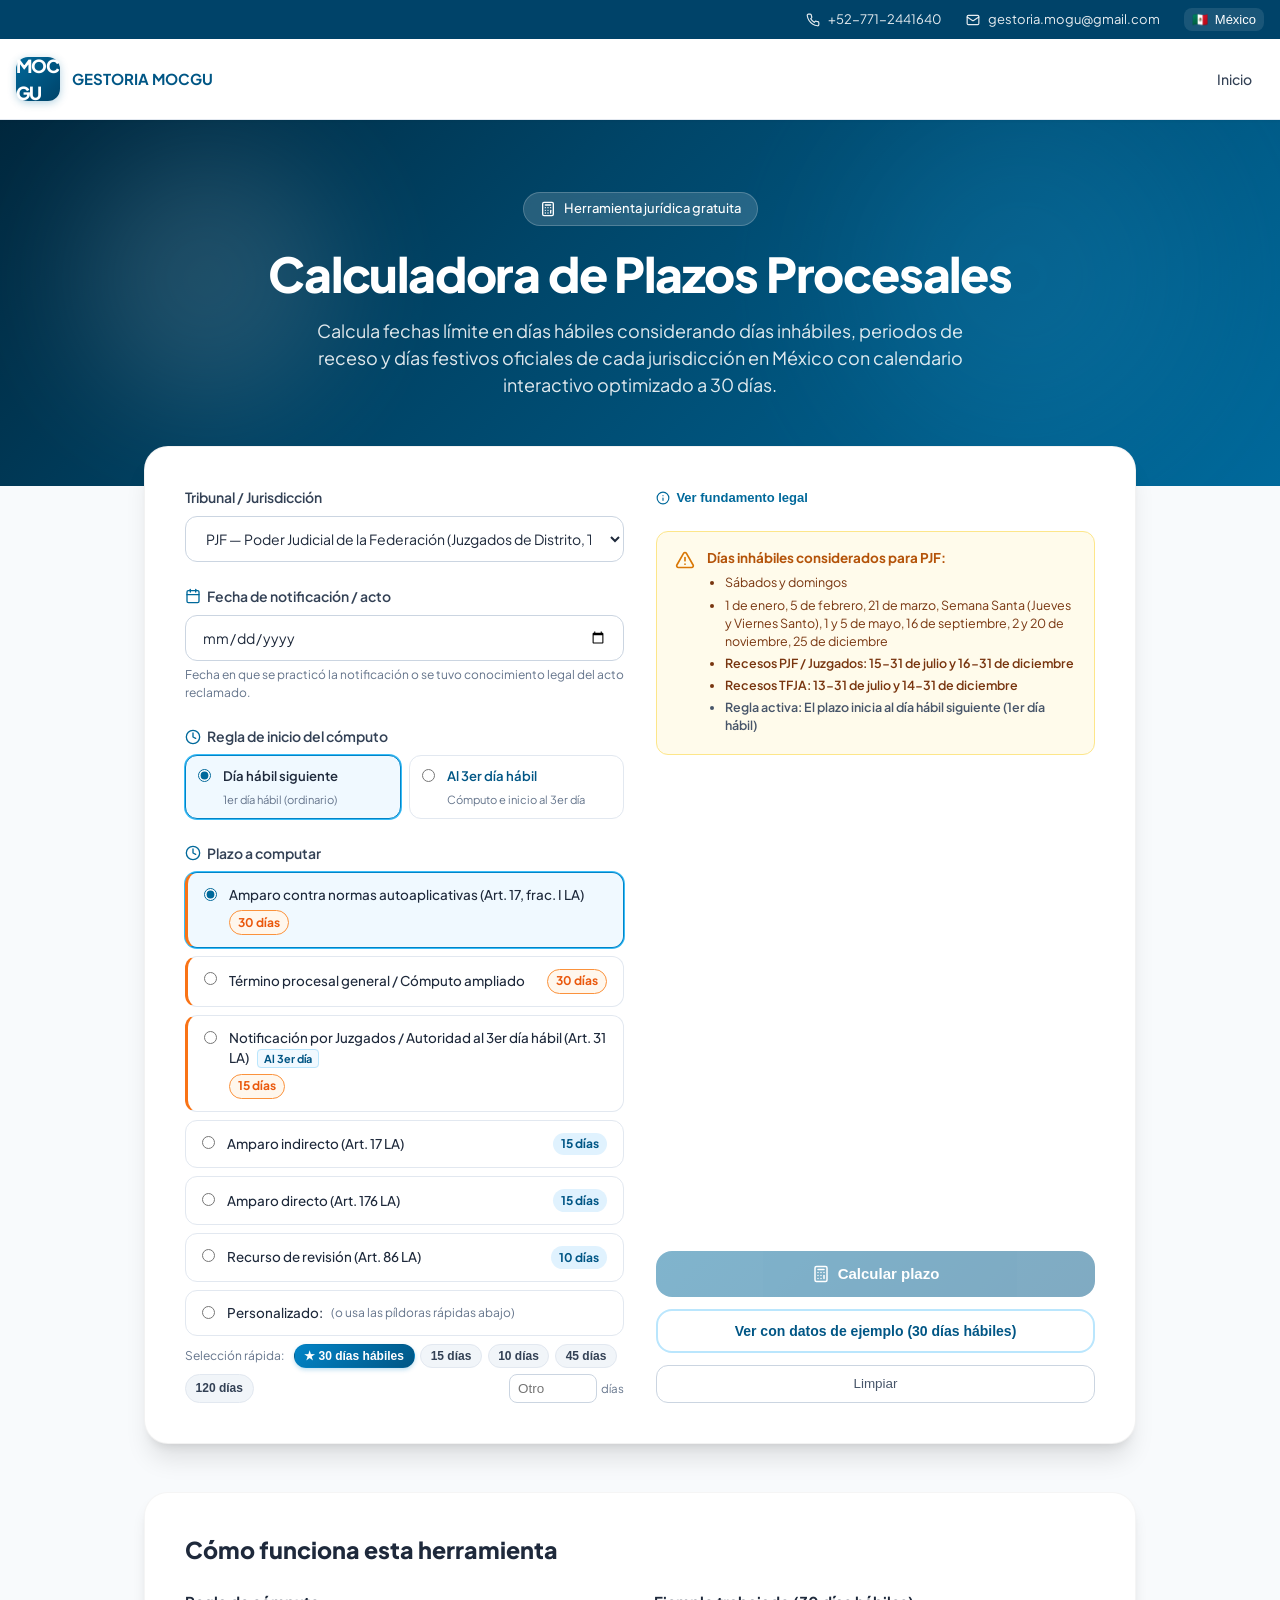
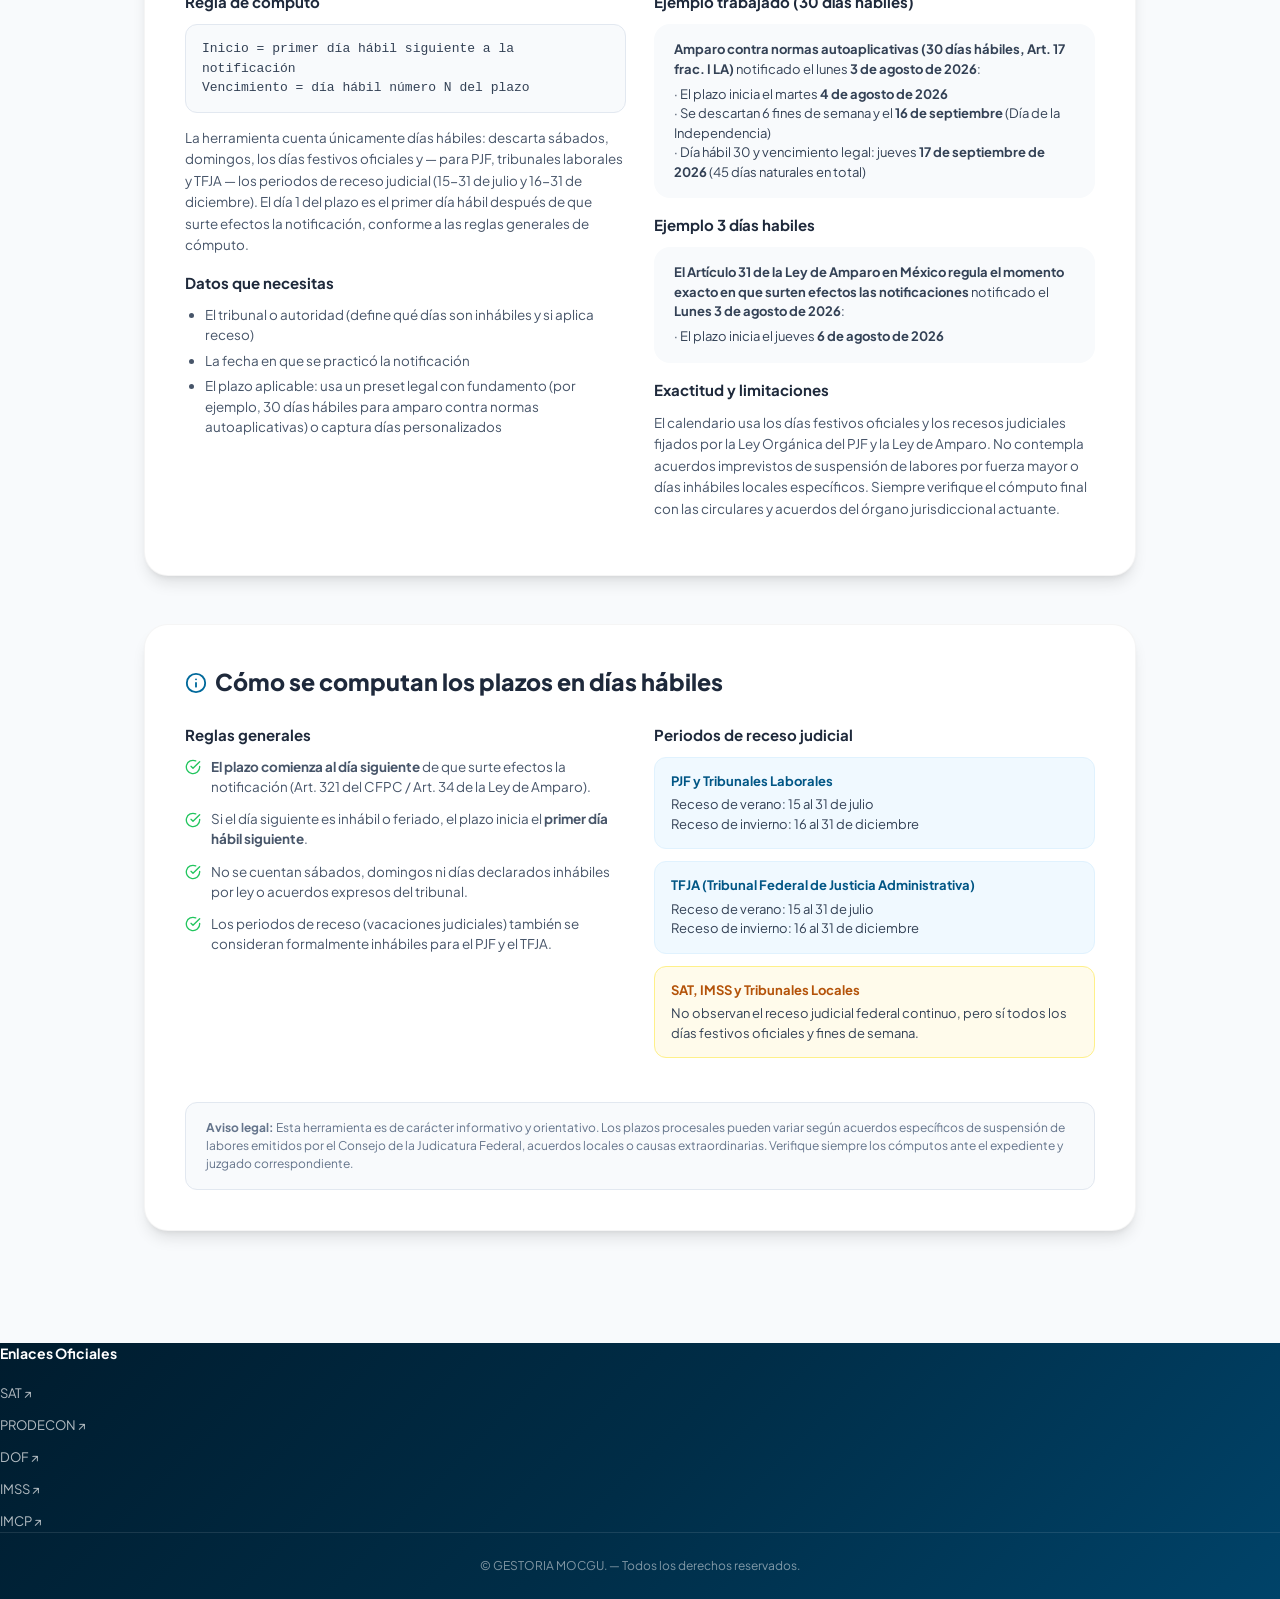
<file: index.html>
<!DOCTYPE html>
<html lang="es">

<!--<script languaje="javascript">

  var getin = prompt("Pon la contraseña.")

  if (getin!="12345")

  {location.href='https://es.wikipedia.org/wiki/Felis_silvestris_catus'}

  else

  {alert('Contraseña correcta, acepta para ver la entrada')}

</script> -->



<head>
   <meta charset="UTF-8">
  <meta name="viewport" content="width=device-width, initial-scale=1.0">
  <title>Calculadora de Plazos Procesales — Cuenta Días Hábiles | MOCGU Asesores</title>
  <meta name="description" content="Calculadora gratuita de plazos procesales en México. Calcula fechas límite en días hábiles con calendario visual interactivo de 30 días, considerando días inhábiles del PJF, TFJA, IMSS y tribunales laborales.">
  <link rel="preconnect" href="https://fonts.googleapis.com">
  <link rel="preconnect" href="https://fonts.gstatic.com" crossorigin>
  <link href="https://fonts.googleapis.com/css2?family=Plus+Jakarta+Sans:wght@400;500;600;700;800&display=swap" rel="stylesheet">
  <link rel="stylesheet" href="styles.css">
</head>
<body>

  <!-- Top Bar -->
  <div class="top-bar">
    <div class="top-bar-container">
       <a href="tel:+52-56-1048-0751" class="top-bar-link">
        <svg xmlns="http://www.w3.org/2000/svg" width="14" height="14" viewBox="0 0 24 24" fill="none" stroke="currentColor" stroke-width="2" stroke-linecap="round" stroke-linejoin="round"><path d="M22 16.92v3a2 2 0 0 1-2.18 2 19.79 19.79 0 0 1-8.63-3.07 19.5 19.5 0 0 1-6-6 19.79 19.79 0 0 1-3.07-8.67A2 2 0 0 1 4.11 2h3a2 2 0 0 1 2 1.72 12.84 12.84 0 0 0 .7 2.81 2 2 0 0 1-.45 2.11L8.09 9.91a16 16 0 0 0 6 6l1.27-1.27a2 2 0 0 1 2.11-.45 12.84 12.84 0 0 0 2.81.7A2 2 0 0 1 22 16.92z"></path></svg>
        +52-771-2441640
      </a>
      <a href="mailto:gestoria.mogu@gmail.com" class="top-bar-link">
        <svg xmlns="http://www.w3.org/2000/svg" width="14" height="14" viewBox="0 0 24 24" fill="none" stroke="currentColor" stroke-width="2" stroke-linecap="round" stroke-linejoin="round"><rect width="20" height="16" x="2" y="4" rx="2"></rect><path d="m22 7-8.97 5.7a1.94 1.94 0 0 1-2.06 0L2 7"></path></svg>
        gestoria.mogu@gmail.com
      </a>
      <button class="top-bar-country" type="button" aria-label="País actual">
        <span>🇲🇽</span>
        <span>México</span>
      </button>
    </div>
  </div>

  <!-- Main Navigation Header -->
  <header class="site-header">
    <div class="nav-container">
      <a href="#" class="brand-link">
        <div class="brand-icon-box">MOCGU</div>
        <span class="brand-text">GESTORIA MOCGU</span>
      </a>

      <nav class="main-nav">
        <a href="#" class="nav-item">Inicio</a>
		
         <!--<a href="#" class="nav-item">
          Despacho
          <svg xmlns="http://www.w3.org/2000/svg" width="14" height="14" viewBox="0 0 24 24" fill="none" stroke="currentColor" stroke-width="2" stroke-linecap="round" stroke-linejoin="round"><path d="m6 9 6 6 6-6"></path></svg>
        </a>
        <a href="#" class="nav-item active">
          Plataforma
          <svg xmlns="http://www.w3.org/2000/svg" width="14" height="14" viewBox="0 0 24 24" fill="none" stroke="currentColor" stroke-width="2" stroke-linecap="round" stroke-linejoin="round"><path d="m6 9 6 6 6-6"></path></svg>
        </a> -->
        
 <!--<div class="nav-search">
          <svg xmlns="http://www.w3.org/2000/svg" width="14" height="14" viewBox="0 0 24 24" fill="none" stroke="currentColor" stroke-width="2" stroke-linecap="round" stroke-linejoin="round" style="color:var(--secondary-400); margin-right: 0.35rem;"><circle cx="11" cy="11" r="8"></circle><path d="m21 21-4.3-4.3"></path></svg>
          <input type="text" placeholder="Buscar leyes, términos...">
        </div>

                  <svg xmlns="http://www.w3.org/2000/svg" width="14" height="14" viewBox="0 0 24 24" fill="none" stroke="currentColor" stroke-width="2" stroke-linecap="round" stroke-linejoin="round"><path d="M19 21v-2a4 4 0 0 0-4-4H9a4 4 0 0 0-4 4v2"></path><circle cx="12" cy="7" r="4"></circle></svg>
          Acceder
        </button>
      </nav>-->
    </div>
  </header>


  <!-- Hero Section -->
  <section class="gradient-bg">
    <div class="gradient-bg-decor">
      <div class="circle-decor-1"></div>
      <div class="circle-decor-2"></div>
    </div>
    <div class="hero-content">
      <div class="hero-badge">
        <svg xmlns="http://www.w3.org/2000/svg" width="16" height="16" viewBox="0 0 24 24" fill="none" stroke="currentColor" stroke-width="2" stroke-linecap="round" stroke-linejoin="round"><rect width="16" height="20" x="4" y="2" rx="2"></rect><line x1="8" x2="16" y1="6" y2="6"></line><line x1="16" x2="16" y1="14" y2="18"></line><path d="M16 10h.01"></path><path d="M12 10h.01"></path><path d="M8 10h.01"></path><path d="M12 14h.01"></path><path d="M8 14h.01"></path><path d="M12 18h.01"></path><path d="M8 18h.01"></path></svg>
        Herramienta jurídica gratuita
      </div>
      <h1 class="hero-title">Calculadora de Plazos Procesales</h1>
      <p class="hero-desc">Calcula fechas límite en días hábiles considerando días inhábiles, periodos de receso y días festivos oficiales de cada jurisdicción en México con calendario interactivo optimizado a 30 días.</p>
    </div>
  </section>

  <!-- Main Calculator Form Card -->
  <main class="main-wrapper">
    <div class="calc-section">
      <div class="calc-card">
        <div class="calc-grid">
          
          <!-- Columna Izquierda: Formulario -->
          <div>
            <!-- Tribunal -->
            <div class="form-group">
              <label class="form-label" for="tribunalSelect">Tribunal / Jurisdicción</label>
              <select id="tribunalSelect" class="form-select">
                <option value="PJF" selected>PJF — Poder Judicial de la Federación (Juzgados de Distrito, Tribunales Colegiados)</option>
                <option value="TFJA">TFJA — Tribunal Federal de Justicia Administrativa</option>
                <option value="LABORALES">Laborales — Tribunales Laborales del PJF</option>
                
                <!--<option value="JUZGADOS">Notificaciones — Por Juzgados / Autoridad al 3er día hábil</option>
                 <option value="LOCALES">Locales — Tribunales del fuero común</option>
                <option value="SAT">SAT — Servicio de Administración Tributaria</option>
                <option value="IMSS">IMSS — Instituto Mexicano del Seguro Social</option>-->
              </select>
            </div>

            <!-- Fecha de Notificación -->
            <div class="form-group">
              <label class="form-label" for="notificationDate">
                <svg xmlns="http://www.w3.org/2000/svg" width="16" height="16" viewBox="0 0 24 24" fill="none" stroke="currentColor" stroke-width="2" stroke-linecap="round" stroke-linejoin="round" style="color:var(--primary-600);"><rect width="18" height="18" x="3" y="4" rx="2" ry="2"></rect><line x1="16" x2="16" y1="2" y2="6"></line><line x1="8" x2="8" y1="2" y2="6"></line><line x1="3" x2="21" y1="10" y2="10"></line></svg>
                Fecha de notificación / acto
              </label>
              <input type="date" id="notificationDate" class="form-input">
              <p class="form-help">Fecha en que se practicó la notificación o se tuvo conocimiento legal del acto reclamado.</p>
            </div>

            <!-- Regla de Inicio y Cómputo del Plazo -->
            <div class="form-group">
              <label class="form-label">
                <svg xmlns="http://www.w3.org/2000/svg" width="16" height="16" viewBox="0 0 24 24" fill="none" stroke="currentColor" stroke-width="2" stroke-linecap="round" stroke-linejoin="round" style="color:var(--primary-600);"><circle cx="12" cy="12" r="10"></circle><polyline points="12 6 12 12 16 14"></polyline></svg>
                Regla de inicio del cómputo
              </label>
              <div class="start-rule-container" style="display:grid; grid-template-columns: 1fr 1fr; gap:0.5rem;">
                <label id="startRuleLabel1" class="preset-card selected" style="padding:0.6rem 0.75rem; margin:0; cursor:pointer;">
                  <input type="radio" name="startRuleRadio" value="1" checked class="preset-radio">
                  <div class="preset-info">
                    <span class="preset-title" style="font-size:0.82rem; font-weight:600;">Día hábil siguiente</span>
                    <span style="font-size:0.7rem; color:var(--secondary-500); width:100%;">1er día hábil (ordinario)</span>
                  </div>
                </label>
                <label id="startRuleLabel3" class="preset-card" style="padding:0.6rem 0.75rem; margin:0; cursor:pointer;">
                  <input type="radio" name="startRuleRadio" value="3" class="preset-radio">
                  <div class="preset-info">
                    <span class="preset-title" style="font-size:0.82rem; font-weight:600; color:var(--primary-700);">Al 3er día hábil</span>
                    <span style="font-size:0.7rem; color:var(--secondary-500); width:100%;">Cómputo e inicio al 3er día</span>
                  </div>
                </label>
              </div>
            </div>

            <!-- Plazo a computar (Presets dinámicos con 30 días optimizado) -->
            <div class="form-group">
              <label class="form-label">
                <svg xmlns="http://www.w3.org/2000/svg" width="16" height="16" viewBox="0 0 24 24" fill="none" stroke="currentColor" stroke-width="2" stroke-linecap="round" stroke-linejoin="round" style="color:var(--primary-600);"><circle cx="12" cy="12" r="10"></circle><polyline points="12 6 12 12 16 14"></polyline></svg>
                Plazo a computar
              </label>
              
              <div id="presetsContainer" class="presets-container">
                <!-- Se puebla dinámicamente con JavaScript -->
              </div>

              <!-- Píldoras de selección rápida de días -->
              <div class="quick-pills">
                <span style="font-size:0.75rem; color:var(--secondary-500); align-self:center; margin-right:0.25rem;">Selección rápida:</span>
                <button type="button" id="quickPill30" class="quick-pill special-pill" title="Plazo procesal de 30 días hábiles mejorado">★ 30 días hábiles</button>
                <button type="button" id="quickPill15" class="quick-pill">15 días</button>
                <button type="button" id="quickPill10" class="quick-pill">10 días</button>
                <button type="button" id="quickPill45" class="quick-pill">45 días</button>
                <button type="button" id="quickPill120" class="quick-pill">120 días</button>
				
                <div style="display:flex; align-items:center; gap:0.25rem; margin-left:auto;">
                  <input type="number" id="customNumberInput" class="custom-number-input" min="1" max="365" placeholder="Otro">
                  <span style="font-size:0.72rem; color:var(--secondary-500);">días</span>
                </div>
              </div>
            </div>

          </div>

          <!-- Columna Derecha: Avisos y Acciones -->
          <div class="right-col">
            
            <!-- Fundamento legal (acordeón dinámico) -->
            <div id="legalBox" class="legal-box">
              <button type="button" id="btnLegalToggle" class="btn-legal-toggle">
                <svg id="legalToggleIcon" xmlns="http://www.w3.org/2000/svg" width="14" height="14" viewBox="0 0 24 24" fill="none" stroke="currentColor" stroke-width="2" stroke-linecap="round" stroke-linejoin="round"><circle cx="12" cy="12" r="10"></circle><path d="M12 16v-4"></path><path d="M12 8h.01"></path></svg>
                <span><span id="legalToggleWord">Ver</span> fundamento legal</span>
              </button>
              <div id="legalContent" class="legal-content hidden">
                <p id="legalBasisText"></p>
              </div>
            </div>

            <!-- Caja de Días Inhábiles según jurisdicción -->
            <div class="notice-box">
              <svg xmlns="http://www.w3.org/2000/svg" width="20" height="20" viewBox="0 0 24 24" fill="none" stroke="currentColor" stroke-width="2" stroke-linecap="round" stroke-linejoin="round" style="color:var(--amber-600); flex-shrink:0; margin-top:0.15rem;"><path d="m21.73 18-8-14a2 2 0 0 0-3.48 0l-8 14A2 2 0 0 0 4 21h16a2 2 0 0 0 1.73-3Z"></path><path d="M12 9v4"></path><path d="M12 17h.01"></path></svg>
              <div>
                <p class="notice-title">Días inhábiles considerados para <span id="noticeJurisdictionName">PJF</span>:</p>
                <ul class="notice-list">
                  <li>Sábados y domingos</li>
                  <li>1 de enero, 5 de febrero, 21 de marzo, Semana Santa (Jueves y Viernes Santo), 1 y 5 de mayo, 16 de septiembre, 2 y 20 de noviembre, 25 de diciembre</li>
                  <li id="noticeRecessItem" style="font-weight:600;">Recesos PJF: 15-31 de julio y 16-31 de diciembre</li>
                  <li id="noticeRecessItem" style="font-weight:600;">Recesos TFJA: 13-31 de julio y 14-31 de diciembre</li>


                  <li id="noticeRuleItem" style="font-weight:600; color:var(--primary-700);">Regla activa: Inicio al día siguiente hábil ó al tercer día hábil, elección del usuario.</li>
                </ul>
              </div>
            </div>

            <!-- Botones de Acción -->
            <div class="btn-group">
              <button type="button" id="btnCalculate" class="btn-primary" disabled>
                <svg xmlns="http://www.w3.org/2000/svg" width="18" height="18" viewBox="0 0 24 24" fill="none" stroke="currentColor" stroke-width="2" stroke-linecap="round" stroke-linejoin="round"><rect width="16" height="20" x="4" y="2" rx="2"></rect><line x1="8" x2="16" y1="6" y2="6"></line><line x1="16" x2="16" y1="14" y2="18"></line><path d="M16 10h.01"></path><path d="M12 10h.01"></path><path d="M8 10h.01"></path><path d="M12 14h.01"></path><path d="M8 14h.01"></path><path d="M12 18h.01"></path><path d="M8 18h.01"></path></svg>
                Calcular plazo
              </button>

              <button type="button" id="btnSample" class="btn-secondary">
                Ver con datos de ejemplo (30 días hábiles)
              </button>

              <button type="button" id="btnClear" class="btn-outline">
                Limpiar
              </button>
            </div>

          </div>

        </div>
      </div>
    </div>

    <!-- Results Section (Visible on calculate) -->
    <section id="resultsSection" class="results-section hidden">
      
      <!-- 4 Stat Cards -->
      <div class="stats-grid">
	  
        <!-- Inicio del plazo -->
        <div class="stat-card stat-start">
          <span class="stat-header">Inicio del plazo</span>
          <span id="statStartDate" class="stat-value">--</span>
          <span id="statStartSubtitle" class="stat-subtitle">(Primer día hábil después de notificación)</span>
        </div>

        <!-- Fecha límite (Vencimiento) -->
        <div class="stat-card stat-end">
          <span class="stat-header">Fecha límite (vencimiento)</span>
          <span id="statEndDate" class="stat-value">--</span>
          <span id="statEndDayName" class="stat-subtitle">--</span>
        </div>

        <!-- Días Naturales vs Hábiles -->
        <div class="stat-card stat-days">
          <span class="stat-header">Días naturales</span>
          <span id="statCalendarDays" class="stat-value">--</span>
          
        </div>

        <!-- Desde Hoy -->
        <div id="statCardRemaining" class="stat-card stat-status-good">
          <span class="stat-header">Desde hoy</span>
          <span id="statDaysRemaining" class="stat-value">--</span>
          <span id="statBusinessDays" class="stat-subtitle">--</span>
          <div id="statStatusBadge" class="stat-subtitle">--</div>
        </div>
      </div>

      <!-- Barra de Progreso -->
      <div class="progress-card">
        <div class="progress-header">
          <span class="progress-label">Progreso del plazo</span>
          <span id="progressPercentText" class="progress-status text-success">
            <span id="progressStatusIcon"></span>
            0% del plazo transcurrido
          </span>
        </div>
        <div class="progress-track">
          <div id="progressBarFill" class="progress-bar-fill fill-green" style="width: 0%;"></div>
        </div>
        <div class="progress-dates">
          <span id="progressStartDateLabel">Inicio: --</span>
          <span id="progressEndDateLabel">Vence: --</span>
        </div>
      </div>

      <!-- Calendario del Plazo -->
      <div class="calendar-card">
        <h2 class="calendar-title">Calendario del plazo</h2>
        <p id="calendarSubtitle" class="calendar-subtitle">Cómputo en días hábiles</p>

        <!-- Leyenda interactiva -->
        <div class="calendar-legend">
          <span class="legend-item">
            <span class="legend-swatch swatch-notif"></span>
            Notificación
          </span>
          <span class="legend-item">
            <span class="legend-swatch swatch-intermediate"></span>
            Días previos (1° y 2°)
          </span>
          <span class="legend-item">
            <span class="legend-swatch swatch-start"></span>
            Inicio del plazo (#1)
          </span>
          <span class="legend-item">
            <span class="legend-swatch swatch-habil"></span>
            Días computados
          </span>
          <span class="legend-item">
            <span class="legend-swatch swatch-end"></span>
            Vencimiento
          </span>
          <span class="legend-item">
            <span class="legend-swatch swatch-holiday"></span>
            Festivo / Receso
          </span>
          <span class="legend-item">
            <span class="legend-swatch swatch-weekend"></span>
            Fin de semana
          </span>
        </div>

        <!-- Contenedor Multimes del Calendario -->
        <div id="monthsContainer" class="months-grid">
          <!-- Se genera dinámicamente -->
        </div>

        <!-- Desglose de Días Inhábiles Oficiales dentro del Periodo -->
        <div id="holidaysSummaryBox" class="holidays-summary-box hidden">
          <h3 class="holidays-summary-title">
            <svg xmlns="http://www.w3.org/2000/svg" width="16" height="16" viewBox="0 0 24 24" fill="none" stroke="currentColor" stroke-width="2" stroke-linecap="round" stroke-linejoin="round"><path d="m21.73 18-8-14a2 2 0 0 0-3.48 0l-8 14A2 2 0 0 0 4 21h16a2 2 0 0 0 1.73-3Z"></path><path d="M12 9v4"></path><path d="M12 17h.01"></path></svg>
            Días inhábiles oficiales dentro del periodo (<span id="holidaysCountSpan">0</span>)
          </h3>
          <ul id="holidaysListUl" class="holidays-summary-list">
            <!-- Items de feriados -->
          </ul>
        </div>

      </div>

    </section>

    <!-- Explicación: Cómo funciona esta herramienta -->
    <section class="info-section">
      <div class="info-card">
        <h2 class="info-title">Cómo funciona esta herramienta</h2>
        <div class="info-grid">
          
          <div>
            <h3 class="info-subtitle">Regla de cómputo</h3>
            <div class="formula-box">
              Inicio = primer día hábil siguiente a la notificación<br>
              Vencimiento = día hábil número N del plazo
            </div>
            <p class="info-text">
              La herramienta cuenta únicamente días hábiles: descarta sábados, domingos, los días festivos oficiales y — para PJF, tribunales laborales y TFJA — los periodos de receso judicial (15-31 de julio y 16-31 de diciembre). El día 1 del plazo es el primer día hábil después de que surte efectos la notificación, conforme a las reglas generales de cómputo.
            </p>
            <h3 class="info-subtitle">Datos que necesitas</h3>
            <ul class="info-list">
              <li>El tribunal o autoridad (define qué días son inhábiles y si aplica receso)</li>
              <li>La fecha en que se practicó la notificación</li>
              <li>El plazo aplicable: usa un preset legal con fundamento (por ejemplo, 30 días hábiles para amparo contra normas autoaplicativas) o captura días personalizados</li>
            </ul>
          </div>

          <div>
            <h3 class="info-subtitle">Ejemplo trabajado (30 días hábiles)</h3>
            <div class="example-box">
              <p style="margin-bottom:0.35rem;"><strong>Amparo contra normas autoaplicativas (30 días hábiles, Art. 17 frac. I LA)</strong> notificado el lunes <strong>3 de agosto de 2026</strong>:</p>
              <p>· El plazo inicia el martes <strong>4 de agosto de 2026</strong></p>
              <p>· Se descartan 6 fines de semana y el <strong>16 de septiembre</strong> (Día de la Independencia)</p>
              <p>· Día hábil 30 y vencimiento legal: jueves <strong>17 de septiembre de 2026</strong> (45 días naturales en total)</p>
            </div>

            
            <h3 class="info-subtitle">Ejemplo 3 días habiles</h3>
            <div class="example-box">
              <p style="margin-bottom:0.35rem;"><strong> El Artículo 31 de la Ley de Amparo en México regula el momento exacto en que surten efectos las notificaciones</strong> notificado el  <strong> Lunes 3 de agosto de 2026</strong>:</p>
              <p>· El plazo inicia el jueves <strong>6 de agosto de 2026</strong></p>
              
            </div>

            <h3 class="info-subtitle">Exactitud y limitaciones</h3>
            <p class="info-text">
              El calendario usa los días festivos oficiales y los recesos judiciales fijados por la Ley Orgánica del PJF y la Ley de Amparo. No contempla acuerdos imprevistos de suspensión de labores por fuerza mayor o días inhábiles locales específicos. Siempre verifique el cómputo final con las circulares y acuerdos del órgano jurisdiccional actuante.
            </p>
          </div>

        </div>
      </div>
    </section>

    <!-- Explicación: Cómo se computan los plazos en días hábiles -->
    <section class="info-section">
      <div class="info-card">
        <h2 class="info-title">
          <svg xmlns="http://www.w3.org/2000/svg" width="22" height="22" viewBox="0 0 24 24" fill="none" stroke="currentColor" stroke-width="2" stroke-linecap="round" stroke-linejoin="round" style="color:var(--primary-600);"><circle cx="12" cy="12" r="10"></circle><path d="M12 16v-4"></path><path d="M12 8h.01"></path></svg>
          Cómo se computan los plazos en días hábiles
        </h2>
        <div class="info-grid">
          
          <div>
            <h3 class="info-subtitle">Reglas generales</h3>
            <ul class="rules-list">
              <li class="rule-item">
                <svg class="rule-icon" xmlns="http://www.w3.org/2000/svg" width="16" height="16" viewBox="0 0 24 24" fill="none" stroke="currentColor" stroke-width="2" stroke-linecap="round" stroke-linejoin="round"><path d="M22 11.08V12a10 10 0 1 1-5.93-9.14"></path><path d="m9 11 3 3L22 4"></path></svg>
                <span><strong>El plazo comienza al día siguiente</strong> de que surte efectos la notificación (Art. 321 del CFPC / Art. 34 de la Ley de Amparo).</span>
              </li>
              <li class="rule-item">
                <svg class="rule-icon" xmlns="http://www.w3.org/2000/svg" width="16" height="16" viewBox="0 0 24 24" fill="none" stroke="currentColor" stroke-width="2" stroke-linecap="round" stroke-linejoin="round"><path d="M22 11.08V12a10 10 0 1 1-5.93-9.14"></path><path d="m9 11 3 3L22 4"></path></svg>
                <span>Si el día siguiente es inhábil o feriado, el plazo inicia el <strong>primer día hábil siguiente</strong>.</span>
              </li>
              <li class="rule-item">
                <svg class="rule-icon" xmlns="http://www.w3.org/2000/svg" width="16" height="16" viewBox="0 0 24 24" fill="none" stroke="currentColor" stroke-width="2" stroke-linecap="round" stroke-linejoin="round"><path d="M22 11.08V12a10 10 0 1 1-5.93-9.14"></path><path d="m9 11 3 3L22 4"></path></svg>
                <span>No se cuentan sábados, domingos ni días declarados inhábiles por ley o acuerdos expresos del tribunal.</span>
              </li>
              <li class="rule-item">
                <svg class="rule-icon" xmlns="http://www.w3.org/2000/svg" width="16" height="16" viewBox="0 0 24 24" fill="none" stroke="currentColor" stroke-width="2" stroke-linecap="round" stroke-linejoin="round"><path d="M22 11.08V12a10 10 0 1 1-5.93-9.14"></path><path d="m9 11 3 3L22 4"></path></svg>
                <span>Los periodos de receso (vacaciones judiciales) también se consideran formalmente inhábiles para el PJF y el TFJA.</span>
              </li>
            </ul>
          </div>

          <div>
            <h3 class="info-subtitle">Periodos de receso judicial</h3>
            <div class="recess-card">
              <p class="recess-card-title">PJF y Tribunales Laborales</p>
              <p>Receso de verano: 15 al 31 de julio</p>
              <p>Receso de invierno: 16 al 31 de diciembre</p>
            </div>

            <div class="recess-card">
              <p class="recess-card-title">TFJA (Tribunal Federal de Justicia Administrativa)</p>
              <p>Receso de verano: 15 al 31 de julio</p>
              <p>Receso de invierno: 16 al 31 de diciembre</p>
            </div>

            <div class="recess-card recess-card-amber">
              <p class="recess-card-title">SAT, IMSS y Tribunales Locales</p>
              <p>No observan el receso judicial federal continuo, pero sí todos los días festivos oficiales y fines de semana.</p>
            </div>
          </div>

        </div>

        <div class="disclaimer-box">
          <strong>Aviso legal:</strong> Esta herramienta es de carácter informativo y orientativo. Los plazos procesales pueden variar según acuerdos específicos de suspensión de labores emitidos por el Consejo de la Judicatura Federal, acuerdos locales o causas extraordinarias. Verifique siempre los cómputos ante el expediente y juzgado correspondiente.
        </div>
      </div>
    </section>

  </main>

  <!-- Footer -->
  <footer class="site-footer">
    <!-- Newsletter -->
    <!--<div class="newsletter-row">
      <div class="newsletter-container">
        <div>
          <h3 class="newsletter-title">Boletín Fiscal y Jurídico</h3>
          <p class="newsletter-desc">Recibe análisis de noticias fiscales, jurídicas y contables relevantes para tu empresa directamente en tu correo.</p>
        </div>
        <form class="newsletter-form" onsubmit="event.preventDefault(); alert('¡Gracias por suscribirte al boletín de SDV!');">
          <input type="email" placeholder="tu@correo.com" required class="newsletter-input">
          <button type="submit" class="newsletter-btn">
            <svg xmlns="http://www.w3.org/2000/svg" width="16" height="16" viewBox="0 0 24 24" fill="none" stroke="currentColor" stroke-width="2" stroke-linecap="round" stroke-linejoin="round"><path d="m22 2-7 20-4-9-9-4Z"></path><path d="M22 2 11 13"></path></svg>
            Suscribirme
          </button>
        </form>
      </div>
    </div> -->

    <!-- Navigation Columns -->
    

      

      <!--<div>
        <h4 class="footer-col-title">Herramientas</h4>
        <ul class="footer-links">
          <li><a href="#" class="footer-link">Calculadoras Fiscales (35)</a></li>
          <li><a href="#" class="footer-link">Calculadora de Plazos</a></li>
          <li><a href="#" class="footer-link">Calendario Fiscal</a></li>
          <li><a href="#" class="footer-link">Indicadores Económicos</a></li>
          <li><a href="#" class="footer-link">Checklists de Cumplimiento</a></li>
        </ul>
      </div>

      <div>
        <h4 class="footer-col-title">Jurídico</h4>
        <ul class="footer-links">
          <li><a href="#" class="footer-link">Sofía Investigadora (IA)</a></li>
          <li><a href="#" class="footer-link">Compendio de Leyes</a></li>
          <li><a href="#" class="footer-link">Consulta de Tesis</a></li>
          <li><a href="#" class="footer-link">Doctrina y DOF</a></li>
          <li><a href="#" class="footer-link">Tratados Internacionales</a></li>
        </ul>
      </div>-->

      <div>
        <h4 class="footer-col-title">Enlaces Oficiales</h4>
        <ul class="footer-links">
          <li><a href="https://www.sat.gob.mx" target="_blank" rel="noopener" class="footer-link">SAT ↗</a></li>
          <li><a href="https://www.prodecon.gob.mx" target="_blank" rel="noopener" class="footer-link">PRODECON ↗</a></li>
          <li><a href="https://www.dof.gob.mx" target="_blank" rel="noopener" class="footer-link">DOF ↗</a></li>
          <li><a href="https://www.imss.gob.mx" target="_blank" rel="noopener" class="footer-link">IMSS ↗</a></li>
          <li><a href="https://imcp.org.mx" target="_blank" rel="noopener" class="footer-link">IMCP ↗</a></li>
        </ul>
      </div>
    </div>

    <!-- Bottom Bar -->
    <div class="footer-bottom-bar">
      © GESTORIA MOCGU. — Todos los derechos reservados.
    </div>
  </footer>

  <script src="app.js"></script>
</body>
</html>
</file>
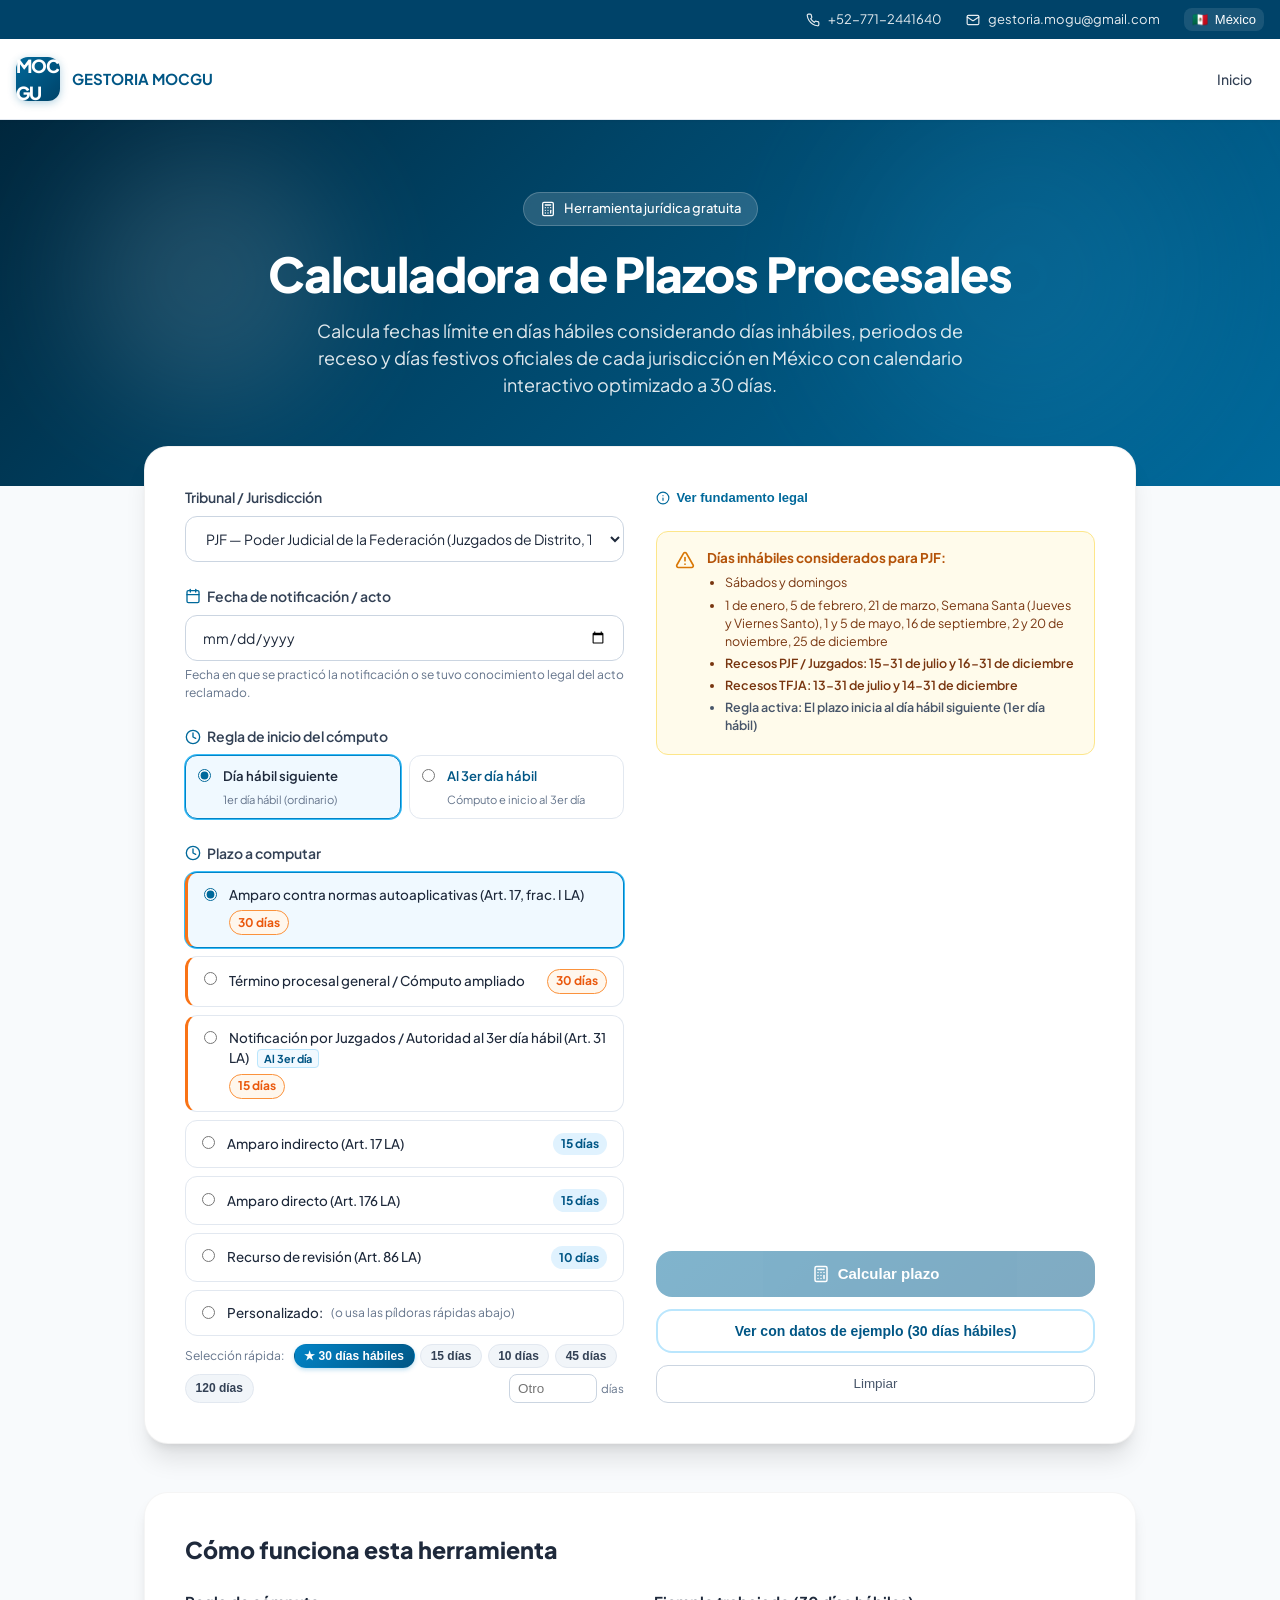
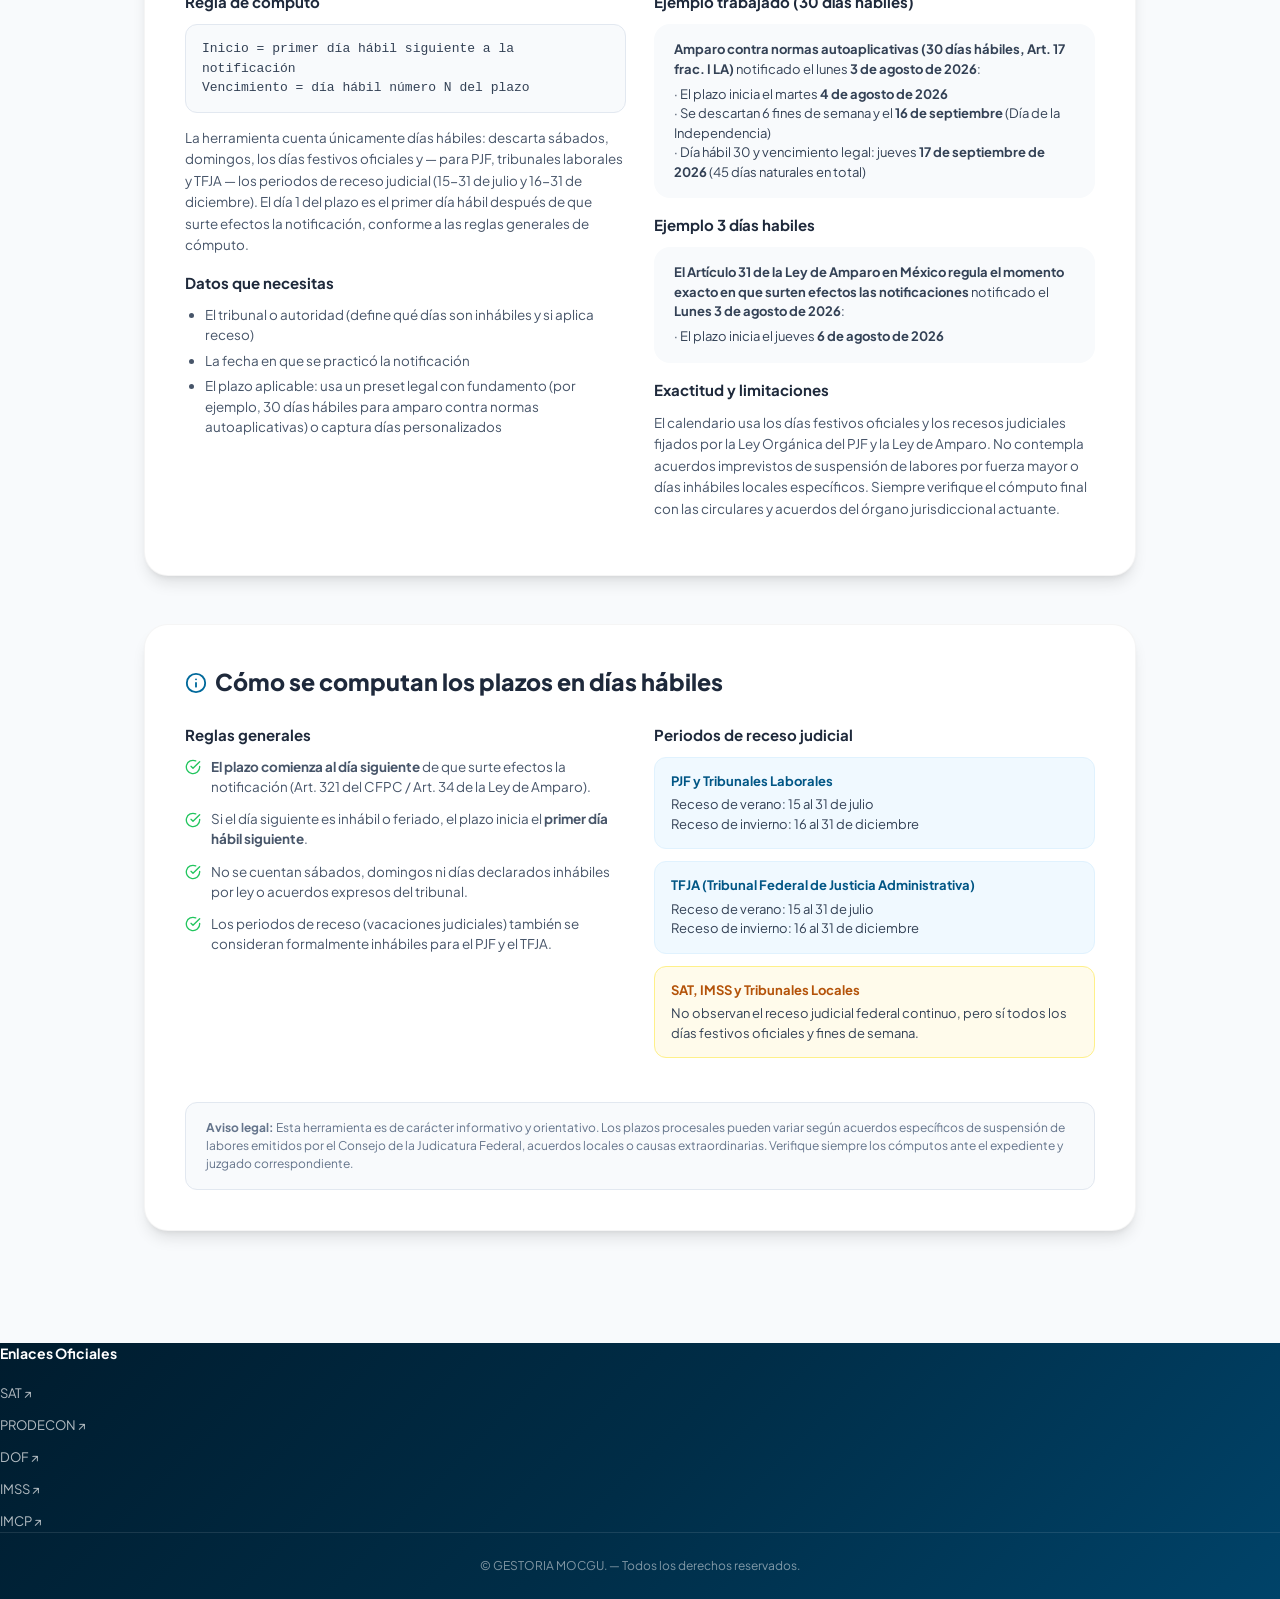
<file: CALCULADORAPLAZOS.html>
<!DOCTYPE html>
<html lang="es">

<!-- <script languaje="javascript">

  var getin = prompt("Pon la contraseña.")

  if (getin!="12345")

  {location.href='https://es.wikipedia.org/wiki/Felis_silvestris_catus'}

  else

  {alert('Contraseña correcta, acepta para ver la entrada')}

</script>-->



<head>
   <meta charset="UTF-8">
  <meta name="viewport" content="width=device-width, initial-scale=1.0">
  <title>Calculadora de Plazos Procesales — Cuenta Días Hábiles | MOCGU Asesores</title>
  <meta name="description" content="Calculadora gratuita de plazos procesales en México. Calcula fechas límite en días hábiles con calendario visual interactivo de 30 días, considerando días inhábiles del PJF, TFJA, IMSS y tribunales laborales.">
  <link rel="preconnect" href="https://fonts.googleapis.com">
  <link rel="preconnect" href="https://fonts.gstatic.com" crossorigin>
  <link href="https://fonts.googleapis.com/css2?family=Plus+Jakarta+Sans:wght@400;500;600;700;800&display=swap" rel="stylesheet">
  <link rel="stylesheet" href="styles.css">
</head>
<body>

  <!-- Top Bar -->
  <div class="top-bar">
    <div class="top-bar-container">
       <a href="tel:+52-56-1048-0751" class="top-bar-link">
        <svg xmlns="http://www.w3.org/2000/svg" width="14" height="14" viewBox="0 0 24 24" fill="none" stroke="currentColor" stroke-width="2" stroke-linecap="round" stroke-linejoin="round"><path d="M22 16.92v3a2 2 0 0 1-2.18 2 19.79 19.79 0 0 1-8.63-3.07 19.5 19.5 0 0 1-6-6 19.79 19.79 0 0 1-3.07-8.67A2 2 0 0 1 4.11 2h3a2 2 0 0 1 2 1.72 12.84 12.84 0 0 0 .7 2.81 2 2 0 0 1-.45 2.11L8.09 9.91a16 16 0 0 0 6 6l1.27-1.27a2 2 0 0 1 2.11-.45 12.84 12.84 0 0 0 2.81.7A2 2 0 0 1 22 16.92z"></path></svg>
        +52-771-2441640
      </a>
      <a href="mailto:gestoria.mogu@gmail.com" class="top-bar-link">
        <svg xmlns="http://www.w3.org/2000/svg" width="14" height="14" viewBox="0 0 24 24" fill="none" stroke="currentColor" stroke-width="2" stroke-linecap="round" stroke-linejoin="round"><rect width="20" height="16" x="2" y="4" rx="2"></rect><path d="m22 7-8.97 5.7a1.94 1.94 0 0 1-2.06 0L2 7"></path></svg>
        gestoria.mogu@gmail.com
      </a>
      <button class="top-bar-country" type="button" aria-label="País actual">
        <span>🇲🇽</span>
        <span>México</span>
      </button>
    </div>
  </div>

  <!-- Main Navigation Header -->
  <header class="site-header">
    <div class="nav-container">
      <a href="#" class="brand-link">
        <div class="brand-icon-box">MOCGU</div>
        <span class="brand-text">GESTORIA MOCGU</span>
      </a>

      <nav class="main-nav">
        <a href="#" class="nav-item">Inicio</a>
		
         <!--<a href="#" class="nav-item">
          Despacho
          <svg xmlns="http://www.w3.org/2000/svg" width="14" height="14" viewBox="0 0 24 24" fill="none" stroke="currentColor" stroke-width="2" stroke-linecap="round" stroke-linejoin="round"><path d="m6 9 6 6 6-6"></path></svg>
        </a>
        <a href="#" class="nav-item active">
          Plataforma
          <svg xmlns="http://www.w3.org/2000/svg" width="14" height="14" viewBox="0 0 24 24" fill="none" stroke="currentColor" stroke-width="2" stroke-linecap="round" stroke-linejoin="round"><path d="m6 9 6 6 6-6"></path></svg>
        </a> -->
        
 <!--<div class="nav-search">
          <svg xmlns="http://www.w3.org/2000/svg" width="14" height="14" viewBox="0 0 24 24" fill="none" stroke="currentColor" stroke-width="2" stroke-linecap="round" stroke-linejoin="round" style="color:var(--secondary-400); margin-right: 0.35rem;"><circle cx="11" cy="11" r="8"></circle><path d="m21 21-4.3-4.3"></path></svg>
          <input type="text" placeholder="Buscar leyes, términos...">
        </div>

                  <svg xmlns="http://www.w3.org/2000/svg" width="14" height="14" viewBox="0 0 24 24" fill="none" stroke="currentColor" stroke-width="2" stroke-linecap="round" stroke-linejoin="round"><path d="M19 21v-2a4 4 0 0 0-4-4H9a4 4 0 0 0-4 4v2"></path><circle cx="12" cy="7" r="4"></circle></svg>
          Acceder
        </button>
      </nav>-->
    </div>
  </header>


  <!-- Hero Section -->
  <section class="gradient-bg">
    <div class="gradient-bg-decor">
      <div class="circle-decor-1"></div>
      <div class="circle-decor-2"></div>
    </div>
    <div class="hero-content">
      <div class="hero-badge">
        <svg xmlns="http://www.w3.org/2000/svg" width="16" height="16" viewBox="0 0 24 24" fill="none" stroke="currentColor" stroke-width="2" stroke-linecap="round" stroke-linejoin="round"><rect width="16" height="20" x="4" y="2" rx="2"></rect><line x1="8" x2="16" y1="6" y2="6"></line><line x1="16" x2="16" y1="14" y2="18"></line><path d="M16 10h.01"></path><path d="M12 10h.01"></path><path d="M8 10h.01"></path><path d="M12 14h.01"></path><path d="M8 14h.01"></path><path d="M12 18h.01"></path><path d="M8 18h.01"></path></svg>
        Herramienta jurídica gratuita
      </div>
      <h1 class="hero-title">Calculadora de Plazos Procesales</h1>
      <p class="hero-desc">Calcula fechas límite en días hábiles considerando días inhábiles, periodos de receso y días festivos oficiales de cada jurisdicción en México con calendario interactivo optimizado a 30 días.</p>
    </div>
  </section>

  <!-- Main Calculator Form Card -->
  <main class="main-wrapper">
    <div class="calc-section">
      <div class="calc-card">
        <div class="calc-grid">
          
          <!-- Columna Izquierda: Formulario -->
          <div>
            <!-- Tribunal -->
            <div class="form-group">
              <label class="form-label" for="tribunalSelect">Tribunal / Jurisdicción</label>
              <select id="tribunalSelect" class="form-select">
                <option value="PJF" selected>PJF — Poder Judicial de la Federación (Juzgados de Distrito, Tribunales Colegiados)</option>
                <option value="TFJA">TFJA — Tribunal Federal de Justicia Administrativa</option>
                <option value="LABORALES">Laborales — Tribunales Laborales del PJF</option>
                
                <!--<option value="JUZGADOS">Notificaciones — Por Juzgados / Autoridad al 3er día hábil</option>
                 <option value="LOCALES">Locales — Tribunales del fuero común</option>
                <option value="SAT">SAT — Servicio de Administración Tributaria</option>
                <option value="IMSS">IMSS — Instituto Mexicano del Seguro Social</option>-->
              </select>
            </div>

            <!-- Fecha de Notificación -->
            <div class="form-group">
              <label class="form-label" for="notificationDate">
                <svg xmlns="http://www.w3.org/2000/svg" width="16" height="16" viewBox="0 0 24 24" fill="none" stroke="currentColor" stroke-width="2" stroke-linecap="round" stroke-linejoin="round" style="color:var(--primary-600);"><rect width="18" height="18" x="3" y="4" rx="2" ry="2"></rect><line x1="16" x2="16" y1="2" y2="6"></line><line x1="8" x2="8" y1="2" y2="6"></line><line x1="3" x2="21" y1="10" y2="10"></line></svg>
                Fecha de notificación / acto
              </label>
              <input type="date" id="notificationDate" class="form-input">
              <p class="form-help">Fecha en que se practicó la notificación o se tuvo conocimiento legal del acto reclamado.</p>
            </div>

            <!-- Regla de Inicio y Cómputo del Plazo -->
            <div class="form-group">
              <label class="form-label">
                <svg xmlns="http://www.w3.org/2000/svg" width="16" height="16" viewBox="0 0 24 24" fill="none" stroke="currentColor" stroke-width="2" stroke-linecap="round" stroke-linejoin="round" style="color:var(--primary-600);"><circle cx="12" cy="12" r="10"></circle><polyline points="12 6 12 12 16 14"></polyline></svg>
                Regla de inicio del cómputo
              </label>
              <div class="start-rule-container" style="display:grid; grid-template-columns: 1fr 1fr; gap:0.5rem;">
                <label id="startRuleLabel1" class="preset-card selected" style="padding:0.6rem 0.75rem; margin:0; cursor:pointer;">
                  <input type="radio" name="startRuleRadio" value="1" checked class="preset-radio">
                  <div class="preset-info">
                    <span class="preset-title" style="font-size:0.82rem; font-weight:600;">Día hábil siguiente</span>
                    <span style="font-size:0.7rem; color:var(--secondary-500); width:100%;">1er día hábil (ordinario)</span>
                  </div>
                </label>
                <label id="startRuleLabel3" class="preset-card" style="padding:0.6rem 0.75rem; margin:0; cursor:pointer;">
                  <input type="radio" name="startRuleRadio" value="3" class="preset-radio">
                  <div class="preset-info">
                    <span class="preset-title" style="font-size:0.82rem; font-weight:600; color:var(--primary-700);">Al 3er día hábil</span>
                    <span style="font-size:0.7rem; color:var(--secondary-500); width:100%;">Cómputo e inicio al 3er día</span>
                  </div>
                </label>
              </div>
            </div>

            <!-- Plazo a computar (Presets dinámicos con 30 días optimizado) -->
            <div class="form-group">
              <label class="form-label">
                <svg xmlns="http://www.w3.org/2000/svg" width="16" height="16" viewBox="0 0 24 24" fill="none" stroke="currentColor" stroke-width="2" stroke-linecap="round" stroke-linejoin="round" style="color:var(--primary-600);"><circle cx="12" cy="12" r="10"></circle><polyline points="12 6 12 12 16 14"></polyline></svg>
                Plazo a computar
              </label>
              
              <div id="presetsContainer" class="presets-container">
                <!-- Se puebla dinámicamente con JavaScript -->
              </div>

              <!-- Píldoras de selección rápida de días -->
              <div class="quick-pills">
                <span style="font-size:0.75rem; color:var(--secondary-500); align-self:center; margin-right:0.25rem;">Selección rápida:</span>
                <button type="button" id="quickPill30" class="quick-pill special-pill" title="Plazo procesal de 30 días hábiles mejorado">★ 30 días hábiles</button>
                <button type="button" id="quickPill15" class="quick-pill">15 días</button>
                <button type="button" id="quickPill10" class="quick-pill">10 días</button>
                <button type="button" id="quickPill45" class="quick-pill">45 días</button>
                <button type="button" id="quickPill120" class="quick-pill">120 días</button>
				
                <div style="display:flex; align-items:center; gap:0.25rem; margin-left:auto;">
                  <input type="number" id="customNumberInput" class="custom-number-input" min="1" max="365" placeholder="Otro">
                  <span style="font-size:0.72rem; color:var(--secondary-500);">días</span>
                </div>
              </div>
            </div>

          </div>

          <!-- Columna Derecha: Avisos y Acciones -->
          <div class="right-col">
            
            <!-- Fundamento legal (acordeón dinámico) -->
            <div id="legalBox" class="legal-box">
              <button type="button" id="btnLegalToggle" class="btn-legal-toggle">
                <svg id="legalToggleIcon" xmlns="http://www.w3.org/2000/svg" width="14" height="14" viewBox="0 0 24 24" fill="none" stroke="currentColor" stroke-width="2" stroke-linecap="round" stroke-linejoin="round"><circle cx="12" cy="12" r="10"></circle><path d="M12 16v-4"></path><path d="M12 8h.01"></path></svg>
                <span><span id="legalToggleWord">Ver</span> fundamento legal</span>
              </button>
              <div id="legalContent" class="legal-content hidden">
                <p id="legalBasisText"></p>
              </div>
            </div>

            <!-- Caja de Días Inhábiles según jurisdicción -->
            <div class="notice-box">
              <svg xmlns="http://www.w3.org/2000/svg" width="20" height="20" viewBox="0 0 24 24" fill="none" stroke="currentColor" stroke-width="2" stroke-linecap="round" stroke-linejoin="round" style="color:var(--amber-600); flex-shrink:0; margin-top:0.15rem;"><path d="m21.73 18-8-14a2 2 0 0 0-3.48 0l-8 14A2 2 0 0 0 4 21h16a2 2 0 0 0 1.73-3Z"></path><path d="M12 9v4"></path><path d="M12 17h.01"></path></svg>
              <div>
                <p class="notice-title">Días inhábiles considerados para <span id="noticeJurisdictionName">PJF</span>:</p>
                <ul class="notice-list">
                  <li>Sábados y domingos</li>
                  <li>1 de enero, 5 de febrero, 21 de marzo, Semana Santa (Jueves y Viernes Santo), 1 y 5 de mayo, 16 de septiembre, 2 y 20 de noviembre, 25 de diciembre</li>
                  <li id="noticeRecessItem" style="font-weight:600;">Recesos PJF: 15-31 de julio y 16-31 de diciembre</li>
                  <li id="noticeRecessItem" style="font-weight:600;">Recesos TFJA: 13-31 de julio y 14-31 de diciembre</li>


                  <li id="noticeRuleItem" style="font-weight:600; color:var(--primary-700);">Regla activa: Inicio al día siguiente hábil ó al tercer día hábil, elección del usuario.</li>
                </ul>
              </div>
            </div>

            <!-- Botones de Acción -->
            <div class="btn-group">
              <button type="button" id="btnCalculate" class="btn-primary" disabled>
                <svg xmlns="http://www.w3.org/2000/svg" width="18" height="18" viewBox="0 0 24 24" fill="none" stroke="currentColor" stroke-width="2" stroke-linecap="round" stroke-linejoin="round"><rect width="16" height="20" x="4" y="2" rx="2"></rect><line x1="8" x2="16" y1="6" y2="6"></line><line x1="16" x2="16" y1="14" y2="18"></line><path d="M16 10h.01"></path><path d="M12 10h.01"></path><path d="M8 10h.01"></path><path d="M12 14h.01"></path><path d="M8 14h.01"></path><path d="M12 18h.01"></path><path d="M8 18h.01"></path></svg>
                Calcular plazo
              </button>

              <button type="button" id="btnSample" class="btn-secondary">
                Ver con datos de ejemplo (30 días hábiles)
              </button>

              <button type="button" id="btnClear" class="btn-outline">
                Limpiar
              </button>
            </div>

          </div>

        </div>
      </div>
    </div>

    <!-- Results Section (Visible on calculate) -->
    <section id="resultsSection" class="results-section hidden">
      
      <!-- 4 Stat Cards -->
      <div class="stats-grid">
	  
        <!-- Inicio del plazo -->
        <div class="stat-card stat-start">
          <span class="stat-header">Inicio del plazo</span>
          <span id="statStartDate" class="stat-value">--</span>
          <span id="statStartSubtitle" class="stat-subtitle">(Primer día hábil después de notificación)</span>
        </div>

        <!-- Fecha límite (Vencimiento) -->
        <div class="stat-card stat-end">
          <span class="stat-header">Fecha límite (vencimiento)</span>
          <span id="statEndDate" class="stat-value">--</span>
          <span id="statEndDayName" class="stat-subtitle">--</span>
        </div>

        <!-- Días Naturales vs Hábiles -->
        <div class="stat-card stat-days">
          <span class="stat-header">Días naturales</span>
          <span id="statCalendarDays" class="stat-value">--</span>
          
        </div>

        <!-- Desde Hoy -->
        <div id="statCardRemaining" class="stat-card stat-status-good">
          <span class="stat-header">Desde hoy</span>
          <span id="statDaysRemaining" class="stat-value">--</span>
          <span id="statBusinessDays" class="stat-subtitle">--</span>
          <div id="statStatusBadge" class="stat-subtitle">--</div>
        </div>
      </div>

      <!-- Barra de Progreso -->
      <div class="progress-card">
        <div class="progress-header">
          <span class="progress-label">Progreso del plazo</span>
          <span id="progressPercentText" class="progress-status text-success">
            <span id="progressStatusIcon"></span>
            0% del plazo transcurrido
          </span>
        </div>
        <div class="progress-track">
          <div id="progressBarFill" class="progress-bar-fill fill-green" style="width: 0%;"></div>
        </div>
        <div class="progress-dates">
          <span id="progressStartDateLabel">Inicio: --</span>
          <span id="progressEndDateLabel">Vence: --</span>
        </div>
      </div>

      <!-- Calendario del Plazo -->
      <div class="calendar-card">
        <h2 class="calendar-title">Calendario del plazo</h2>
        <p id="calendarSubtitle" class="calendar-subtitle">Cómputo en días hábiles</p>

        <!-- Leyenda interactiva -->
        <div class="calendar-legend">
          <span class="legend-item">
            <span class="legend-swatch swatch-notif"></span>
            Notificación
          </span>
          <span class="legend-item">
            <span class="legend-swatch swatch-intermediate"></span>
            Días previos (1° y 2°)
          </span>
          <span class="legend-item">
            <span class="legend-swatch swatch-start"></span>
            Inicio del plazo (#1)
          </span>
          <span class="legend-item">
            <span class="legend-swatch swatch-habil"></span>
            Días computados
          </span>
          <span class="legend-item">
            <span class="legend-swatch swatch-end"></span>
            Vencimiento
          </span>
          <span class="legend-item">
            <span class="legend-swatch swatch-holiday"></span>
            Festivo / Receso
          </span>
          <span class="legend-item">
            <span class="legend-swatch swatch-weekend"></span>
            Fin de semana
          </span>
        </div>

        <!-- Contenedor Multimes del Calendario -->
        <div id="monthsContainer" class="months-grid">
          <!-- Se genera dinámicamente -->
        </div>

        <!-- Desglose de Días Inhábiles Oficiales dentro del Periodo -->
        <div id="holidaysSummaryBox" class="holidays-summary-box hidden">
          <h3 class="holidays-summary-title">
            <svg xmlns="http://www.w3.org/2000/svg" width="16" height="16" viewBox="0 0 24 24" fill="none" stroke="currentColor" stroke-width="2" stroke-linecap="round" stroke-linejoin="round"><path d="m21.73 18-8-14a2 2 0 0 0-3.48 0l-8 14A2 2 0 0 0 4 21h16a2 2 0 0 0 1.73-3Z"></path><path d="M12 9v4"></path><path d="M12 17h.01"></path></svg>
            Días inhábiles oficiales dentro del periodo (<span id="holidaysCountSpan">0</span>)
          </h3>
          <ul id="holidaysListUl" class="holidays-summary-list">
            <!-- Items de feriados -->
          </ul>
        </div>

      </div>

    </section>

    <!-- Explicación: Cómo funciona esta herramienta -->
    <section class="info-section">
      <div class="info-card">
        <h2 class="info-title">Cómo funciona esta herramienta</h2>
        <div class="info-grid">
          
          <div>
            <h3 class="info-subtitle">Regla de cómputo</h3>
            <div class="formula-box">
              Inicio = primer día hábil siguiente a la notificación<br>
              Vencimiento = día hábil número N del plazo
            </div>
            <p class="info-text">
              La herramienta cuenta únicamente días hábiles: descarta sábados, domingos, los días festivos oficiales y — para PJF, tribunales laborales y TFJA — los periodos de receso judicial (15-31 de julio y 16-31 de diciembre). El día 1 del plazo es el primer día hábil después de que surte efectos la notificación, conforme a las reglas generales de cómputo.
            </p>
            <h3 class="info-subtitle">Datos que necesitas</h3>
            <ul class="info-list">
              <li>El tribunal o autoridad (define qué días son inhábiles y si aplica receso)</li>
              <li>La fecha en que se practicó la notificación</li>
              <li>El plazo aplicable: usa un preset legal con fundamento (por ejemplo, 30 días hábiles para amparo contra normas autoaplicativas) o captura días personalizados</li>
            </ul>
          </div>

          <div>
            <h3 class="info-subtitle">Ejemplo trabajado (30 días hábiles)</h3>
            <div class="example-box">
              <p style="margin-bottom:0.35rem;"><strong>Amparo contra normas autoaplicativas (30 días hábiles, Art. 17 frac. I LA)</strong> notificado el lunes <strong>3 de agosto de 2026</strong>:</p>
              <p>· El plazo inicia el martes <strong>4 de agosto de 2026</strong></p>
              <p>· Se descartan 6 fines de semana y el <strong>16 de septiembre</strong> (Día de la Independencia)</p>
              <p>· Día hábil 30 y vencimiento legal: jueves <strong>17 de septiembre de 2026</strong> (45 días naturales en total)</p>
            </div>

            
            <h3 class="info-subtitle">Ejemplo 3 días habiles</h3>
            <div class="example-box">
              <p style="margin-bottom:0.35rem;"><strong> El Artículo 31 de la Ley de Amparo en México regula el momento exacto en que surten efectos las notificaciones</strong> notificado el  <strong> Lunes 3 de agosto de 2026</strong>:</p>
              <p>· El plazo inicia el jueves <strong>6 de agosto de 2026</strong></p>
              
            </div>

            <h3 class="info-subtitle">Exactitud y limitaciones</h3>
            <p class="info-text">
              El calendario usa los días festivos oficiales y los recesos judiciales fijados por la Ley Orgánica del PJF y la Ley de Amparo. No contempla acuerdos imprevistos de suspensión de labores por fuerza mayor o días inhábiles locales específicos. Siempre verifique el cómputo final con las circulares y acuerdos del órgano jurisdiccional actuante.
            </p>
          </div>

        </div>
      </div>
    </section>

    <!-- Explicación: Cómo se computan los plazos en días hábiles -->
    <section class="info-section">
      <div class="info-card">
        <h2 class="info-title">
          <svg xmlns="http://www.w3.org/2000/svg" width="22" height="22" viewBox="0 0 24 24" fill="none" stroke="currentColor" stroke-width="2" stroke-linecap="round" stroke-linejoin="round" style="color:var(--primary-600);"><circle cx="12" cy="12" r="10"></circle><path d="M12 16v-4"></path><path d="M12 8h.01"></path></svg>
          Cómo se computan los plazos en días hábiles
        </h2>
        <div class="info-grid">
          
          <div>
            <h3 class="info-subtitle">Reglas generales</h3>
            <ul class="rules-list">
              <li class="rule-item">
                <svg class="rule-icon" xmlns="http://www.w3.org/2000/svg" width="16" height="16" viewBox="0 0 24 24" fill="none" stroke="currentColor" stroke-width="2" stroke-linecap="round" stroke-linejoin="round"><path d="M22 11.08V12a10 10 0 1 1-5.93-9.14"></path><path d="m9 11 3 3L22 4"></path></svg>
                <span><strong>El plazo comienza al día siguiente</strong> de que surte efectos la notificación (Art. 321 del CFPC / Art. 34 de la Ley de Amparo).</span>
              </li>
              <li class="rule-item">
                <svg class="rule-icon" xmlns="http://www.w3.org/2000/svg" width="16" height="16" viewBox="0 0 24 24" fill="none" stroke="currentColor" stroke-width="2" stroke-linecap="round" stroke-linejoin="round"><path d="M22 11.08V12a10 10 0 1 1-5.93-9.14"></path><path d="m9 11 3 3L22 4"></path></svg>
                <span>Si el día siguiente es inhábil o feriado, el plazo inicia el <strong>primer día hábil siguiente</strong>.</span>
              </li>
              <li class="rule-item">
                <svg class="rule-icon" xmlns="http://www.w3.org/2000/svg" width="16" height="16" viewBox="0 0 24 24" fill="none" stroke="currentColor" stroke-width="2" stroke-linecap="round" stroke-linejoin="round"><path d="M22 11.08V12a10 10 0 1 1-5.93-9.14"></path><path d="m9 11 3 3L22 4"></path></svg>
                <span>No se cuentan sábados, domingos ni días declarados inhábiles por ley o acuerdos expresos del tribunal.</span>
              </li>
              <li class="rule-item">
                <svg class="rule-icon" xmlns="http://www.w3.org/2000/svg" width="16" height="16" viewBox="0 0 24 24" fill="none" stroke="currentColor" stroke-width="2" stroke-linecap="round" stroke-linejoin="round"><path d="M22 11.08V12a10 10 0 1 1-5.93-9.14"></path><path d="m9 11 3 3L22 4"></path></svg>
                <span>Los periodos de receso (vacaciones judiciales) también se consideran formalmente inhábiles para el PJF y el TFJA.</span>
              </li>
            </ul>
          </div>

          <div>
            <h3 class="info-subtitle">Periodos de receso judicial</h3>
            <div class="recess-card">
              <p class="recess-card-title">PJF y Tribunales Laborales</p>
              <p>Receso de verano: 15 al 31 de julio</p>
              <p>Receso de invierno: 16 al 31 de diciembre</p>
            </div>

            <div class="recess-card">
              <p class="recess-card-title">TFJA (Tribunal Federal de Justicia Administrativa)</p>
              <p>Receso de verano: 15 al 31 de julio</p>
              <p>Receso de invierno: 16 al 31 de diciembre</p>
            </div>

            <div class="recess-card recess-card-amber">
              <p class="recess-card-title">SAT, IMSS y Tribunales Locales</p>
              <p>No observan el receso judicial federal continuo, pero sí todos los días festivos oficiales y fines de semana.</p>
            </div>
          </div>

        </div>

        <div class="disclaimer-box">
          <strong>Aviso legal:</strong> Esta herramienta es de carácter informativo y orientativo. Los plazos procesales pueden variar según acuerdos específicos de suspensión de labores emitidos por el Consejo de la Judicatura Federal, acuerdos locales o causas extraordinarias. Verifique siempre los cómputos ante el expediente y juzgado correspondiente.
        </div>
      </div>
    </section>

  </main>

  <!-- Footer -->
  <footer class="site-footer">
    <!-- Newsletter -->
    <!--<div class="newsletter-row">
      <div class="newsletter-container">
        <div>
          <h3 class="newsletter-title">Boletín Fiscal y Jurídico</h3>
          <p class="newsletter-desc">Recibe análisis de noticias fiscales, jurídicas y contables relevantes para tu empresa directamente en tu correo.</p>
        </div>
        <form class="newsletter-form" onsubmit="event.preventDefault(); alert('¡Gracias por suscribirte al boletín de SDV!');">
          <input type="email" placeholder="tu@correo.com" required class="newsletter-input">
          <button type="submit" class="newsletter-btn">
            <svg xmlns="http://www.w3.org/2000/svg" width="16" height="16" viewBox="0 0 24 24" fill="none" stroke="currentColor" stroke-width="2" stroke-linecap="round" stroke-linejoin="round"><path d="m22 2-7 20-4-9-9-4Z"></path><path d="M22 2 11 13"></path></svg>
            Suscribirme
          </button>
        </form>
      </div>
    </div> -->

    <!-- Navigation Columns -->
    

      

      <!--<div>
        <h4 class="footer-col-title">Herramientas</h4>
        <ul class="footer-links">
          <li><a href="#" class="footer-link">Calculadoras Fiscales (35)</a></li>
          <li><a href="#" class="footer-link">Calculadora de Plazos</a></li>
          <li><a href="#" class="footer-link">Calendario Fiscal</a></li>
          <li><a href="#" class="footer-link">Indicadores Económicos</a></li>
          <li><a href="#" class="footer-link">Checklists de Cumplimiento</a></li>
        </ul>
      </div>

      <div>
        <h4 class="footer-col-title">Jurídico</h4>
        <ul class="footer-links">
          <li><a href="#" class="footer-link">Sofía Investigadora (IA)</a></li>
          <li><a href="#" class="footer-link">Compendio de Leyes</a></li>
          <li><a href="#" class="footer-link">Consulta de Tesis</a></li>
          <li><a href="#" class="footer-link">Doctrina y DOF</a></li>
          <li><a href="#" class="footer-link">Tratados Internacionales</a></li>
        </ul>
      </div>-->

      <div>
        <h4 class="footer-col-title">Enlaces Oficiales</h4>
        <ul class="footer-links">
          <li><a href="https://www.sat.gob.mx" target="_blank" rel="noopener" class="footer-link">SAT ↗</a></li>
          <li><a href="https://www.prodecon.gob.mx" target="_blank" rel="noopener" class="footer-link">PRODECON ↗</a></li>
          <li><a href="https://www.dof.gob.mx" target="_blank" rel="noopener" class="footer-link">DOF ↗</a></li>
          <li><a href="https://www.imss.gob.mx" target="_blank" rel="noopener" class="footer-link">IMSS ↗</a></li>
          <li><a href="https://imcp.org.mx" target="_blank" rel="noopener" class="footer-link">IMCP ↗</a></li>
        </ul>
      </div>
    </div>

    <!-- Bottom Bar -->
    <div class="footer-bottom-bar">
      © GESTORIA MOCGU. — Todos los derechos reservados.
    </div>
  </footer>

  <script src="app.js"></script>
</body>
</html>
</file>
<file: styles.css>
/* ==========================================================================
   Calculadora de Plazos Procesales - SDV Asesores Replica & Enhancement
   ========================================================================== */

:root {
  --primary-950: #001c2e;
  --primary-900: #002d47;
  --primary-800: #004369;
  --primary-700: #005685;
  --primary-600: #00699b;
  --primary-500: #0284c7;
  --primary-400: #38bdf8;
  --primary-200: #bae6fd;
  --primary-100: #e0f2fe;
  --primary-50: #f0f9ff;

  --accent-600: #ea580c;
  --accent-500: #f97316;
  --accent-400: #fb923c;
  --accent-50: #fff7ed;

  --secondary-900: #0f172a;
  --secondary-800: #1e293b;
  --secondary-700: #334155;
  --secondary-600: #475569;
  --secondary-500: #64748b;
  --secondary-400: #94a3b8;
  --secondary-300: #cbd5e1;
  --secondary-200: #e2e8f0;
  --secondary-100: #f1f5f9;
  --secondary-50: #f8fafc;

  --success-700: #15803d;
  --success-600: #16a34a;
  --success-500: #22c55e;
  --success-100: #dcfce7;
  --success-50: #f0fdf4;

  --danger-700: #b91c1c;
  --danger-600: #dc2626;
  --danger-500: #ef4444;
  --danger-100: #fee2e2;
  --danger-50: #fef2f2;

  --amber-700: #b45309;
  --amber-600: #d97706;
  --amber-500: #f59e0b;
  --amber-100: #fef3c7;
  --amber-50: #fffbeb;

  --radius-sm: 0.375rem;
  --radius-md: 0.5rem;
  --radius-lg: 0.75rem;
  --radius-xl: 1rem;
  --radius-2xl: 1.5rem;

  --shadow-sm: 0 1px 2px 0 rgba(0, 0, 0, 0.05);
  --shadow-md: 0 4px 6px -1px rgba(0, 0, 0, 0.1), 0 2px 4px -2px rgba(0, 0, 0, 0.1);
  --shadow-lg: 0 10px 15px -3px rgba(0, 0, 0, 0.1), 0 4px 6px -4px rgba(0, 0, 0, 0.1);
  --shadow-xl: 0 20px 25px -5px rgba(0, 0, 0, 0.1), 0 8px 10px -6px rgba(0, 0, 0, 0.1);

  --font-sans: 'Plus Jakarta Sans', system-ui, -apple-system, BlinkMacSystemFont, 'Segoe UI', Roboto, Oxygen, Ubuntu, Cantarell, sans-serif;
  --font-mono: ui-monospace, SFMono-Regular, Menlo, Monaco, Consolas, monospace;
}

*, *::before, *::after {
  box-sizing: border-box;
  margin: 0;
  padding: 0;
}

html {
  scroll-behavior: smooth;
  font-family: var(--font-sans);
  color: var(--secondary-800);
  background-color: #ffffff;
}

body {
  min-height: 100vh;
  line-height: 1.5;
  -webkit-font-smoothing: antialiased;
}

/* ================= Top Bar ================= */
.top-bar {
  background-color: var(--primary-800);
  color: #ffffff;
  padding: 0.5rem 0;
  font-size: 0.8125rem;
}

.top-bar-container {
  max-width: 80rem;
  margin: 0 auto;
  padding: 0 1rem;
  display: flex;
  justify-content: flex-end;
  align-items: center;
  gap: 1.5rem;
}

.top-bar-link {
  color: rgba(255, 255, 255, 0.9);
  text-decoration: none;
  display: inline-flex;
  align-items: center;
  gap: 0.5rem;
  transition: color 0.15s ease;
}

.top-bar-link:hover {
  color: var(--accent-400);
}

.top-bar-country {
  display: inline-flex;
  align-items: center;
  gap: 0.4rem;
  padding: 0.25rem 0.5rem;
  border-radius: var(--radius-md);
  background: rgba(255, 255, 255, 0.1);
  color: #ffffff;
  cursor: pointer;
  border: none;
  font-size: 0.8125rem;
}

/* ================= Header & Nav ================= */
.site-header {
  position: sticky;
  top: 0;
  z-index: 50;
  background-color: #ffffff;
  border-bottom: 1px solid var(--secondary-200);
  box-shadow: 0 1px 3px rgba(0, 0, 0, 0.05);
}

.nav-container {
  max-width: 80rem;
  margin: 0 auto;
  padding: 0 1rem;
  display: flex;
  justify-content: space-between;
  align-items: center;
  height: 5rem;
}

.brand-link {
  display: flex;
  align-items: center;
  gap: 0.75rem;
  text-decoration: none;
}

.brand-icon-box {
  width: 2.75rem;
  height: 2.75rem;
  background: linear-gradient(135deg, var(--primary-600), var(--primary-800));
  border-radius: var(--radius-lg);
  display: flex;
  align-items: center;
  justify-content: center;
  color: #ffffff;
  font-weight: 800;
  font-size: 1.125rem;
  letter-spacing: -0.05em;
  box-shadow: 0 2px 8px rgba(0, 105, 155, 0.3);
  /*nuevo*/
  word-wrap: break-word;
  word-break: break-word;
  overflow-wrap: break-word;
}

.brand-text {
  font-weight: 700;
  font-size: 0.9375rem;
  line-height: 1.2;
  color: var(--primary-700);
}

.main-nav {
  display: flex;
  align-items: center;
  gap: 0.25rem;
}

.nav-item {
  position: relative;
  padding: 0.5rem 0.75rem;
  font-size: 0.875rem;
  font-weight: 500;
  color: var(--secondary-700);
  text-decoration: none;
  display: inline-flex;
  align-items: center;
  gap: 0.25rem;
  transition: color 0.15s ease;
  border-radius: var(--radius-md);
}

.nav-item:hover, .nav-item.active {
  color: var(--primary-600);
}

.nav-item.active::after {
  content: '';
  position: absolute;
  bottom: -0.25rem;
  left: 0.75rem;
  right: 0.75rem;
  height: 2px;
  background-color: var(--primary-600);
  border-radius: 2px;
}

.nav-search {
  position: relative;
  display: flex;
  align-items: center;
  background: var(--secondary-100);
  border: 1px solid var(--secondary-200);
  border-radius: var(--radius-lg);
  padding: 0.35rem 0.75rem;
  margin-left: 0.5rem;
}

.nav-search input {
  border: none;
  background: transparent;
  outline: none;
  font-size: 0.8125rem;
  width: 10rem;
  color: var(--secondary-800);
}

.btn-consulta {
  background-color: var(--accent-500);
  color: #ffffff;
  font-size: 0.8125rem;
  font-weight: 600;
  padding: 0.5rem 1rem;
  border-radius: var(--radius-lg);
  text-decoration: none;
  transition: background-color 0.15s ease, transform 0.15s ease;
  white-space: nowrap;
}

.btn-consulta:hover {
  background-color: var(--accent-600);
  transform: translateY(-1px);
}

.btn-acceder {
  display: inline-flex;
  align-items: center;
  gap: 0.35rem;
  font-size: 0.8125rem;
  font-weight: 600;
  color: var(--primary-600);
  background: #ffffff;
  border: 1px solid var(--primary-200);
  padding: 0.45rem 0.875rem;
  border-radius: var(--radius-lg);
  cursor: pointer;
  transition: all 0.15s ease;
}

.btn-acceder:hover {
  background: var(--primary-50);
  border-color: var(--primary-400);
}

/* ================= Hero / Banner ================= */
.gradient-bg {
  background: linear-gradient(135deg, #00273d 0%, #004568 40%, #00699b 100%);
  position: relative;
  overflow: hidden;
  color: #ffffff;
  padding: 4.5rem 1rem 5.5rem;
  text-align: center;
}

.gradient-bg-decor {
  position: absolute;
  inset: 0;
  opacity: 0.12;
  pointer-events: none;
}

.circle-decor-1 {
  position: absolute;
  top: 2rem;
  left: 5rem;
  width: 16rem;
  height: 16rem;
  background: #ffffff;
  border-radius: 9999px;
  filter: blur(60px);
}

.circle-decor-2 {
  position: absolute;
  bottom: 2rem;
  right: 5rem;
  width: 22rem;
  height: 22rem;
  background: var(--primary-400);
  border-radius: 9999px;
  filter: blur(80px);
}

.hero-content {
  position: relative;
  max-width: 58rem;
  margin: 0 auto;
}

.hero-badge {
  display: inline-flex;
  align-items: center;
  gap: 0.5rem;
  background: rgba(255, 255, 255, 0.15);
  backdrop-filter: blur(8px);
  border: 1px solid rgba(255, 255, 255, 0.2);
  padding: 0.375rem 1rem;
  border-radius: 9999px;
  font-size: 0.8125rem;
  font-weight: 500;
  color: #ffffff;
  margin-bottom: 1.25rem;
}

.hero-title {
  font-size: 2.35rem;
  font-weight: 800;
  letter-spacing: -0.025em;
  margin-bottom: 1rem;
  line-height: 1.15;
}

@media (min-width: 768px) {
  .hero-title {
    font-size: 3rem;
  }
}

.hero-desc {
  font-size: 1.125rem;
  color: rgba(255, 255, 255, 0.88);
  max-width: 44rem;
  margin: 0 auto;
  font-weight: 400;
  line-height: 1.5;
}

/* ================= Calculator Card ================= */
.main-wrapper {
  background-color: var(--secondary-50);
  min-height: calc(100vh - 10rem);
  padding-bottom: 4rem;
}

.calc-section {
  max-width: 64rem;
  margin: -2.5rem auto 3rem;
  padding: 0 1rem;
  position: relative;
  z-index: 10;
}

.calc-card {
  background-color: #ffffff;
  border-radius: var(--radius-2xl);
  box-shadow: var(--shadow-xl);
  border: 1px solid rgba(0, 0, 0, 0.05);
  padding: 2rem;
}

@media (min-width: 768px) {
  .calc-card {
    padding: 2.5rem;
  }
}

.calc-grid {
  display: grid;
  grid-template-columns: 1fr;
  gap: 2rem;
}

@media (min-width: 768px) {
  .calc-grid {
    grid-template-columns: 1fr 1fr;
  }
}

.form-group {
  margin-bottom: 1.5rem;
}

.form-group:last-child {
  margin-bottom: 0;
}

.form-label {
  display: flex;
  align-items: center;
  gap: 0.35rem;
  font-size: 0.875rem;
  font-weight: 600;
  color: var(--secondary-700);
  margin-bottom: 0.5rem;
}

.form-select, .form-input {
  width: 100%;
  border: 1px solid var(--secondary-300);
  border-radius: var(--radius-lg);
  padding: 0.75rem 1rem;
  font-size: 0.875rem;
  color: var(--secondary-800);
  background-color: #ffffff;
  outline: none;
  transition: all 0.15s ease;
  font-family: inherit;
}

.form-select:focus, .form-input:focus {
  border-color: var(--primary-500);
  box-shadow: 0 0 0 3px rgba(2, 132, 199, 0.15);
}

.form-help {
  font-size: 0.75rem;
  color: var(--secondary-500);
  margin-top: 0.35rem;
}

/* Plazos options */
.presets-container {
  display: flex;
  flex-direction: column;
  gap: 0.5rem;
}

.preset-card {
  display: flex;
  align-items: flex-start;
  gap: 0.75rem;
  padding: 0.75rem 1rem;
  border-radius: var(--radius-lg);
  border: 1px solid var(--secondary-200);
  cursor: pointer;
  transition: all 0.15s ease;
  background-color: #ffffff;
}

.preset-card:hover {
  border-color: var(--secondary-300);
  background-color: var(--secondary-50);
}

.preset-card.selected {
  border-color: var(--primary-500);
  background-color: var(--primary-50);
  box-shadow: 0 0 0 1px var(--primary-400);
}

.preset-card.featured {
  border-left: 3px solid var(--accent-500);
}

.preset-radio {
  margin-top: 0.2rem;
  accent-color: var(--primary-600);
  cursor: pointer;
}

.preset-info {
  flex: 1;
  display: flex;
  justify-content: space-between;
  align-items: center;
  flex-wrap: wrap;
  gap: 0.35rem;
}

.preset-title {
  font-size: 0.84rem;
  font-weight: 500;
  color: var(--secondary-800);
}

.preset-badge {
  font-size: 0.75rem;
  font-weight: 700;
  color: var(--primary-700);
  background-color: var(--primary-100);
  padding: 0.15rem 0.5rem;
  border-radius: 9999px;
  white-space: nowrap;
}

.preset-badge.badge-highlight {
  background-color: var(--accent-50);
  color: var(--accent-600);
  border: 1px solid var(--accent-400);
}

.custom-input-row {
  display: flex;
  align-items: center;
  gap: 0.5rem;
  flex-wrap: wrap;
  width: 100%;
}

.custom-number-input {
  width: 5.5rem;
  padding: 0.375rem 0.5rem;
  border: 1px solid var(--secondary-300);
  border-radius: var(--radius-md);
  font-size: 0.84rem;
  outline: none;
}

.custom-number-input:focus {
  border-color: var(--primary-500);
  box-shadow: 0 0 0 2px rgba(2, 132, 199, 0.2);
}

/* Quick pills for days */
.quick-pills {
  display: flex;
  gap: 0.35rem;
  margin-top: 0.5rem;
  flex-wrap: wrap;
}

.quick-pill {
  font-size: 0.75rem;
  font-weight: 600;
  padding: 0.25rem 0.6rem;
  border-radius: 9999px;
  background: var(--secondary-100);
  color: var(--secondary-700);
  border: 1px solid var(--secondary-200);
  cursor: pointer;
  transition: all 0.15s ease;
}

.quick-pill:hover {
  background: var(--primary-50);
  color: var(--primary-700);
  border-color: var(--primary-200);
}

.quick-pill.active {
  background: var(--primary-600);
  color: #ffffff;
  border-color: var(--primary-600);
}

.quick-pill.special-pill {
  background: linear-gradient(135deg, #0284c7, #005685);
  color: #ffffff;
  border-color: transparent;
  box-shadow: 0 2px 4px rgba(2, 132, 199, 0.25);
}

/* Right column items */
.right-col {
  display: flex;
  flex-direction: column;
}

.legal-box {
  margin-bottom: 1.25rem;
}

.btn-legal-toggle {
  display: inline-flex;
  align-items: center;
  gap: 0.4rem;
  font-size: 0.8125rem;
  font-weight: 600;
  color: var(--primary-600);
  background: none;
  border: none;
  cursor: pointer;
  padding: 0;
}

.btn-legal-toggle:hover {
  color: var(--primary-800);
}

.legal-content {
  margin-top: 0.5rem;
  padding: 0.875rem 1rem;
  background-color: #eff6ff;
  border: 1px solid #bfdbfe;
  border-radius: var(--radius-lg);
  font-size: 0.8125rem;
  color: #1e40af;
  line-height: 1.5;
  animation: fadeIn 0.2s ease-in-out;
}

.notice-box {
  padding: 1rem 1.125rem;
  background-color: var(--amber-50);
  border: 1px solid #fde68a;
  border-radius: var(--radius-lg);
  margin-bottom: 1.5rem;
  display: flex;
  align-items: flex-start;
  gap: 0.75rem;
}

.notice-title {
  font-size: 0.84rem;
  font-weight: 700;
  color: var(--amber-700);
  margin-bottom: 0.35rem;
}

.notice-list {
  font-size: 0.78rem;
  color: #78350f;
  padding-left: 1.125rem;
  line-height: 1.45;
}

.notice-list li {
  margin-bottom: 0.25rem;
}

.btn-group {
  margin-top: auto;
  display: flex;
  flex-direction: column;
  gap: 0.75rem;
}

.btn-primary {
  width: 100%;
  display: inline-flex;
  align-items: center;
  justify-content: center;
  gap: 0.5rem;
  padding: 0.875rem 1.5rem;
  background: linear-gradient(135deg, var(--primary-600), var(--primary-700));
  color: #ffffff;
  font-size: 0.9375rem;
  font-weight: 700;
  border: none;
  border-radius: var(--radius-xl);
  cursor: pointer;
  box-shadow: 0 4px 12px rgba(0, 105, 155, 0.25);
  transition: all 0.2s ease;
}

.btn-primary:hover:not(:disabled) {
  background: linear-gradient(135deg, var(--primary-700), var(--primary-800));
  transform: translateY(-1px);
  box-shadow: 0 6px 16px rgba(0, 105, 155, 0.35);
}

.btn-primary:disabled {
  opacity: 0.5;
  cursor: not-allowed;
  transform: none;
  box-shadow: none;
}

.btn-secondary {
  width: 100%;
  display: inline-flex;
  align-items: center;
  justify-content: center;
  gap: 0.5rem;
  padding: 0.75rem 1.25rem;
  background-color: #ffffff;
  color: var(--primary-700);
  font-size: 0.875rem;
  font-weight: 600;
  border: 2px solid var(--primary-200);
  border-radius: var(--radius-xl);
  cursor: pointer;
  transition: all 0.15s ease;
}

.btn-secondary:hover {
  background-color: var(--primary-50);
  border-color: var(--primary-300);
}

.btn-outline {
  width: 100%;
  display: inline-flex;
  align-items: center;
  justify-content: center;
  padding: 0.65rem 1rem;
  background: transparent;
  color: var(--secondary-600);
  font-size: 0.84rem;
  font-weight: 500;
  border: 1px solid var(--secondary-300);
  border-radius: var(--radius-lg);
  cursor: pointer;
  transition: all 0.15s ease;
}

.btn-outline:hover {
  background-color: var(--secondary-100);
  color: var(--secondary-800);
}

/* ================= Results Section ================= */
.results-section {
  max-width: 64rem;
  margin: 0 auto 3.5rem;
  padding: 0 1rem;
  animation: fadeIn 0.3s ease-in-out;
}

.stats-grid {
  display: grid;
  grid-template-columns: 1fr;
  gap: 1rem;
  margin-bottom: 2rem;
}

@media (min-width: 640px) {
  .stats-grid {
    grid-template-columns: repeat(2, 1fr);
  }
}

@media (min-width: 1024px) {
  .stats-grid {
    grid-template-columns: repeat(4, 1fr);
  }
}

.stat-card {
  background: #ffffff;
  border-radius: var(--radius-xl);
  box-shadow: var(--shadow-md);
  padding: 1.25rem;
  border-left: 4px solid var(--primary-500);
  display: flex;
  flex-direction: column;
  transition: transform 0.2s ease;
}

.stat-card:hover {
  transform: translateY(-2px);
}

.stat-card.stat-start {
  border-left-color: var(--primary-500);
}

.stat-card.stat-end {
  border-left-color: var(--danger-600);
}

.stat-card.stat-days {
  border-left-color: var(--amber-500);
}

.stat-card.stat-status-good {
  border-left-color: var(--success-500);
}

.stat-card.stat-status-warn {
  border-left-color: var(--amber-500);
}

.stat-card.stat-status-bad {
  border-left-color: var(--danger-600);
}

.stat-header {
  font-size: 0.72rem;
  font-weight: 700;
  text-transform: uppercase;
  letter-spacing: 0.05em;
  color: var(--secondary-500);
  margin-bottom: 0.35rem;
}

.stat-value {
  font-size: 1.15rem;
  font-weight: 800;
  color: var(--secondary-900);
  margin-bottom: 0.25rem;
  line-height: 1.25;
}

.stat-card.stat-end .stat-value {
  color: var(--danger-700);
}

.stat-subtitle {
  font-size: 0.75rem;
  color: var(--secondary-500);
}

/* Progress Section */
.progress-card {
  background: #ffffff;
  border-radius: var(--radius-xl);
  box-shadow: var(--shadow-md);
  padding: 1.25rem 1.5rem;
  margin-bottom: 2rem;
}

.progress-header {
  display: flex;
  justify-content: space-between;
  align-items: center;
  flex-wrap: wrap;
  gap: 0.5rem;
  margin-bottom: 0.5rem;
}

.progress-label {
  font-size: 0.75rem;
  font-weight: 700;
  text-transform: uppercase;
  letter-spacing: 0.05em;
  color: var(--secondary-500);
}

.progress-status {
  font-size: 0.84rem;
  font-weight: 700;
  display: inline-flex;
  align-items: center;
  gap: 0.35rem;
}

.progress-track {
  height: 0.75rem;
  border-radius: 9999px;
  background-color: var(--secondary-100);
  overflow: hidden;
  position: relative;
}

.progress-bar-fill {
  height: 100%;
  border-radius: 9999px;
  transition: width 0.6s cubic-bezier(0.4, 0, 0.2, 1);
}

.progress-bar-fill.fill-green {
  background: linear-gradient(90deg, #22c55e, #16a34a);
}

.progress-bar-fill.fill-amber {
  background: linear-gradient(90deg, #f59e0b, #d97706);
}

.progress-bar-fill.fill-red {
  background: linear-gradient(90deg, #ef4444, #dc2626);
}

.progress-dates {
  display: flex;
  justify-content: space-between;
  margin-top: 0.4rem;
  font-size: 0.72rem;
  color: var(--secondary-400);
}

/* ================= Calendar Section ================= */
.calendar-card {
  background: #ffffff;
  border-radius: var(--radius-2xl);
  box-shadow: var(--shadow-xl);
  padding: 1.75rem;
  border: 1px solid rgba(0, 0, 0, 0.05);
}

@media (min-width: 768px) {
  .calendar-card {
    padding: 2.25rem;
  }
}

.calendar-title {
  font-size: 1.35rem;
  font-weight: 800;
  color: var(--secondary-900);
  margin-bottom: 0.25rem;
}

.calendar-subtitle {
  font-size: 0.84rem;
  color: var(--secondary-500);
  margin-bottom: 1.5rem;
}

/* Legend */
.calendar-legend {
  display: flex;
  flex-wrap: wrap;
  gap: 1rem;
  margin-bottom: 1.5rem;
  padding-bottom: 1.25rem;
  border-bottom: 1px solid var(--secondary-200);
  font-size: 0.75rem;
  color: var(--secondary-600);
}

.legend-item {
  display: inline-flex;
  align-items: center;
  gap: 0.4rem;
}

.legend-swatch {
  width: 1rem;
  height: 1rem;
  border-radius: var(--radius-sm);
  display: inline-block;
  flex-shrink: 0;
}

.swatch-habil {
  background-color: var(--primary-100);
  border: 1px solid var(--primary-200);
}

.swatch-weekend {
  background-color: var(--secondary-100);
  border: 1px solid var(--secondary-200);
}

.swatch-holiday {
  background-color: var(--danger-100);
  border: 1px solid #fca5a5;
}
/*nuevo*/
.swatch-notif {
  background-color: #fef08a;
  border: 1px solid #ca8a04;
}

.swatch-intermediate {
  background-color: #dcfce7;
  border: 1px solid #86efac;
}/*nuevo*/

.swatch-start {
  background-color: var(--success-500);
}

.swatch-end {
  background-color: var(--danger-600);
}

/* Multi-month grid */
.months-grid {
  display: grid;
  grid-template-columns: 1fr;
  gap: 1.5rem;
}

@media (min-width: 768px) {
  .months-grid {
    grid-template-columns: repeat(2, 1fr);
  }
}

@media (min-width: 1100px) {
  .months-grid {
    grid-template-columns: repeat(3, 1fr);
  }
}

.month-box {
  border: 1px solid var(--secondary-200);
  border-radius: var(--radius-xl);
  padding: 1rem;
  background-color: #ffffff;
  box-shadow: 0 1px 3px rgba(0, 0, 0, 0.03);
}

.month-heading {
  font-size: 0.875rem;
  font-weight: 700;
  text-align: center;
  color: var(--secondary-700);
  margin-bottom: 0.75rem;
  text-transform: capitalize;
}

.weekdays-header {
  display: grid;
  grid-template-columns: repeat(7, 1fr);
  gap: 0.25rem;
  margin-bottom: 0.25rem;
}

.weekday-cell {
  font-size: 0.65rem;
  font-weight: 700;
  text-align: center;
  color: var(--secondary-400);
  text-transform: uppercase;
  padding: 0.2rem 0;
}

.days-grid {
  display: grid;
  grid-template-columns: repeat(7, 1fr);
  gap: 0.25rem;
}

.day-cell {
  aspect-ratio: 1 / 1;
  display: flex;
  flex-direction: column;
  align-items: center;
  justify-content: center;
  border-radius: var(--radius-md);
  font-size: 0.7rem;
  position: relative;
  cursor: default;
  transition: all 0.12s ease;
}

.day-cell.empty {
  background: transparent;
  pointer-events: none;
}

.day-number {
  font-weight: 600;
  line-height: 1;
}

.day-business-idx {
  font-size: 0.55rem;
  font-weight: 700;
  opacity: 0.85;
  margin-top: 1px;
}

/* Day states */
.day-cell.day-outside {
  color: var(--secondary-400);
  background-color: #ffffff;
}

.day-cell.day-outside.is-weekend {
  background-color: var(--secondary-50);
  color: var(--secondary-300);
}

.day-cell.day-habil-in-range {
  background-color: var(--primary-100);
  color: var(--primary-900);
  font-weight: 600;
}

.day-cell.day-habil-in-range:hover {
  background-color: #bae6fd;
}

.day-cell.day-weekend-in-range {
  background-color: var(--secondary-100);
  color: var(--secondary-400);
}

.day-cell.day-holiday-in-range {
  background-color: var(--danger-100);
  color: var(--danger-700);
  font-weight: 600;
}
/*nuevo*/
.day-cell.day-holiday-outside {
  background-color: var(--danger-50);
  color: var(--danger-500);
}

.day-cell.day-notification {
  background-color: #fef9c3 !important;
  color: #854d0e !important;
  border: 1.5px dashed #ca8a04 !important;
  font-weight: 700;
}

.day-cell.day-intermediate {
  background-color: #f0fdf4 !important;
  color: #166534 !important;
  border: 1px dashed #86efac !important;
}

.day-cell.day-start {
  background-color: var(--success-500) !important;
  color: #ffffff !important;
  font-weight: 800;
  box-shadow: 0 2px 6px rgba(34, 197, 94, 0.4);
}

.day-cell.day-end {
  background-color: var(--danger-600) !important;
  color: #ffffff !important;
  font-weight: 800;
  box-shadow: 0 2px 6px rgba(220, 38, 38, 0.4);
  animation: pulseEnd 2s infinite;
}

.day-cell.is-today {
  box-shadow: 0 0 0 2px var(--primary-500) !important;
}

/* Day Tooltip */
.day-cell .tooltip-box {
  position: absolute;
  bottom: calc(100% + 6px);
  left: 50%;
  transform: translateX(-50%);
  background-color: var(--secondary-900);
  color: #ffffff;
  padding: 0.35rem 0.6rem;
  border-radius: var(--radius-sm);
  font-size: 0.65rem;
  font-weight: 500;
  white-space: nowrap;
  opacity: 0;
  pointer-events: none;
  transition: opacity 0.15s ease, transform 0.15s ease;
  z-index: 30;
  box-shadow: 0 4px 10px rgba(0, 0, 0, 0.2);
}

.day-cell:hover .tooltip-box {
  opacity: 1;
  transform: translateX(-50%) translateY(-2px);
}

/* Holidays breakdown list */
.holidays-summary-box {
  margin-top: 1.75rem;
  padding: 1.125rem 1.25rem;
  background-color: var(--danger-50);
  border: 1px solid #fecaca;
  border-radius: var(--radius-xl);
}

.holidays-summary-title {
  font-size: 0.84rem;
  font-weight: 700;
  color: var(--danger-700);
  display: flex;
  align-items: center;
  gap: 0.4rem;
  margin-bottom: 0.5rem;
}

.holidays-summary-list {
  display: grid;
  grid-template-columns: 1fr;
  gap: 0.35rem;
  list-style: none;
}

@media (min-width: 640px) {
  .holidays-summary-list {
    grid-template-columns: repeat(2, 1fr);
  }
}

.holiday-item {
  font-size: 0.78rem;
  color: #991b1b;
  display: flex;
  align-items: center;
  gap: 0.4rem;
}

.holiday-date {
  font-weight: 700;
}

.holiday-day-name {
  color: var(--danger-500);
  font-size: 0.72rem;
}

/* ================= Informational Sections ================= */
.info-section {
  max-width: 64rem;
  margin: 0 auto 3rem;
  padding: 0 1rem;
}

.info-card {
  background: #ffffff;
  border-radius: var(--radius-2xl);
  box-shadow: var(--shadow-lg);
  padding: 2rem;
  border: 1px solid rgba(0, 0, 0, 0.04);
}

@media (min-width: 768px) {
  .info-card {
    padding: 2.5rem;
  }
}

.info-title {
  font-size: 1.45rem;
  font-weight: 800;
  color: var(--secondary-800);
  margin-bottom: 1.5rem;
  display: flex;
  align-items: center;
  gap: 0.5rem;
}

.info-grid {
  display: grid;
  grid-template-columns: 1fr;
  gap: 1.75rem;
}

@media (min-width: 768px) {
  .info-grid {
    grid-template-columns: 1fr 1fr;
  }
}

.info-subtitle {
  font-size: 0.9375rem;
  font-weight: 700;
  color: var(--secondary-800);
  margin-bottom: 0.65rem;
}

.formula-box {
  background-color: var(--secondary-50);
  border: 1px solid var(--secondary-200);
  border-radius: var(--radius-lg);
  padding: 0.875rem 1rem;
  font-family: var(--font-mono);
  font-size: 0.8125rem;
  color: var(--secondary-700);
  margin-bottom: 0.875rem;
  line-height: 1.5;
}

.info-text {
  font-size: 0.84rem;
  color: var(--secondary-600);
  line-height: 1.6;
  margin-bottom: 1rem;
}

.info-list {
  font-size: 0.84rem;
  color: var(--secondary-600);
  padding-left: 1.25rem;
  line-height: 1.5;
}

.info-list li {
  margin-bottom: 0.35rem;
}

.example-box {
  background-color: var(--secondary-50);
  border-radius: var(--radius-xl);
  padding: 1rem 1.25rem;
  font-size: 0.8125rem;
  color: var(--secondary-700);
  line-height: 1.5;
  margin-bottom: 1rem;
}

.recess-card {
  padding: 0.875rem 1rem;
  background-color: var(--primary-50);
  border: 1px solid var(--primary-100);
  border-radius: var(--radius-lg);
  margin-bottom: 0.75rem;
  font-size: 0.8125rem;
  color: var(--secondary-700);
}

.recess-card-title {
  font-weight: 700;
  color: var(--primary-700);
  margin-bottom: 0.25rem;
}

.recess-card-amber {
  background-color: var(--amber-50);
  border-color: #fef08a;
}

.recess-card-amber .recess-card-title {
  color: var(--amber-700);
}

.rules-list {
  list-style: none;
  display: flex;
  flex-direction: column;
  gap: 0.75rem;
}

.rule-item {
  display: flex;
  align-items: flex-start;
  gap: 0.6rem;
  font-size: 0.84rem;
  color: var(--secondary-600);
}

.rule-icon {
  color: var(--success-500);
  flex-shrink: 0;
  margin-top: 0.15rem;
}

.disclaimer-box {
  margin-top: 2rem;
  padding: 1rem 1.25rem;
  background-color: var(--secondary-50);
  border: 1px solid var(--secondary-200);
  border-radius: var(--radius-lg);
  font-size: 0.75rem;
  color: var(--secondary-500);
  line-height: 1.5;
}

/* ================= Footer ================= */
.site-footer {
  background: linear-gradient(135deg, #001c2e 0%, #002d47 50%, #004369 100%);
  color: #ffffff;
}

.newsletter-row {
  border-bottom: 1px solid rgba(255, 255, 255, 0.1);
  padding: 3rem 1rem;
}

.newsletter-container {
  max-width: 80rem;
  margin: 0 auto;
  display: flex;
  flex-direction: column;
  align-items: center;
  justify-content: space-between;
  gap: 1.5rem;
}

@media (min-width: 768px) {
  .newsletter-container {
    flex-direction: row;
  }
}

.newsletter-title {
  font-size: 1.25rem;
  font-weight: 700;
  margin-bottom: 0.35rem;
}

.newsletter-desc {
  font-size: 0.84rem;
  color: rgba(255, 255, 255, 0.7);
  max-width: 32rem;
}

.newsletter-form {
  display: flex;
  gap: 0.5rem;
  width: 100%;
  max-width: 25rem;
}

.newsletter-input {
  flex: 1;
  padding: 0.75rem 1rem;
  border-radius: var(--radius-xl);
  background: rgba(255, 255, 255, 0.1);
  border: 1px solid rgba(255, 255, 255, 0.2);
  color: #ffffff;
  font-size: 0.84rem;
  outline: none;
}

.newsletter-input::placeholder {
  color: rgba(255, 255, 255, 0.5);
}

.newsletter-btn {
  padding: 0.75rem 1.25rem;
  background-color: var(--accent-500);
  color: #ffffff;
  border: none;
  border-radius: var(--radius-xl);
  font-weight: 600;
  font-size: 0.84rem;
  cursor: pointer;
  display: inline-flex;
  align-items: center;
  gap: 0.35rem;
  transition: background-color 0.15s ease;
}

.newsletter-btn:hover {
  background-color: var(--accent-600);
}

.footer-nav-row {
  max-width: 80rem;
  margin: 0 auto;
  padding: 3.5rem 1rem;
  display: grid;
  grid-template-columns: repeat(2, 1fr);
  gap: 2rem;
}

@media (min-width: 768px) {
  .footer-nav-row {
    grid-template-columns: repeat(3, 1fr);
  }
}

@media (min-width: 1024px) {
  .footer-nav-row {
    grid-template-columns: 2fr 1fr 1fr 1fr 1.5fr;
  }
}

.footer-col-title {
  font-size: 0.875rem;
  font-weight: 700;
  margin-bottom: 1rem;
  color: #ffffff;
}

.footer-links {
  list-style: none;
  display: flex;
  flex-direction: column;
  gap: 0.5rem;
}

.footer-link {
  color: rgba(255, 255, 255, 0.7);
  text-decoration: none;
  font-size: 0.8125rem;
  transition: color 0.15s ease;
}

.footer-link:hover {
  color: #ffffff;
}

.footer-bottom-bar {
  border-top: 1px solid rgba(255, 255, 255, 0.1);
  padding: 1.5rem 1rem;
  text-align: center;
  font-size: 0.75rem;
  color: rgba(255, 255, 255, 0.5);
}

/* ================= Animations ================= */
@keyframes fadeIn {
  from {
    opacity: 0;
    transform: translateY(6px);
  }
  to {
    opacity: 1;
    transform: translateY(0);
  }
}

@keyframes pulseEnd {
  0% {
    box-shadow: 0 0 0 0 rgba(220, 38, 38, 0.6);
  }
  70% {
    box-shadow: 0 0 0 8px rgba(220, 38, 38, 0);
  }
  100% {
    box-shadow: 0 0 0 0 rgba(220, 38, 38, 0);
  }
}

/* ================= Utilities ================= */
.hidden {
  display: none !important;
}

.text-success {
  color: var(--success-600);
}

.text-amber {
  color: var(--amber-600);
}

.text-danger {
  color: var(--danger-600);
}
</file>
